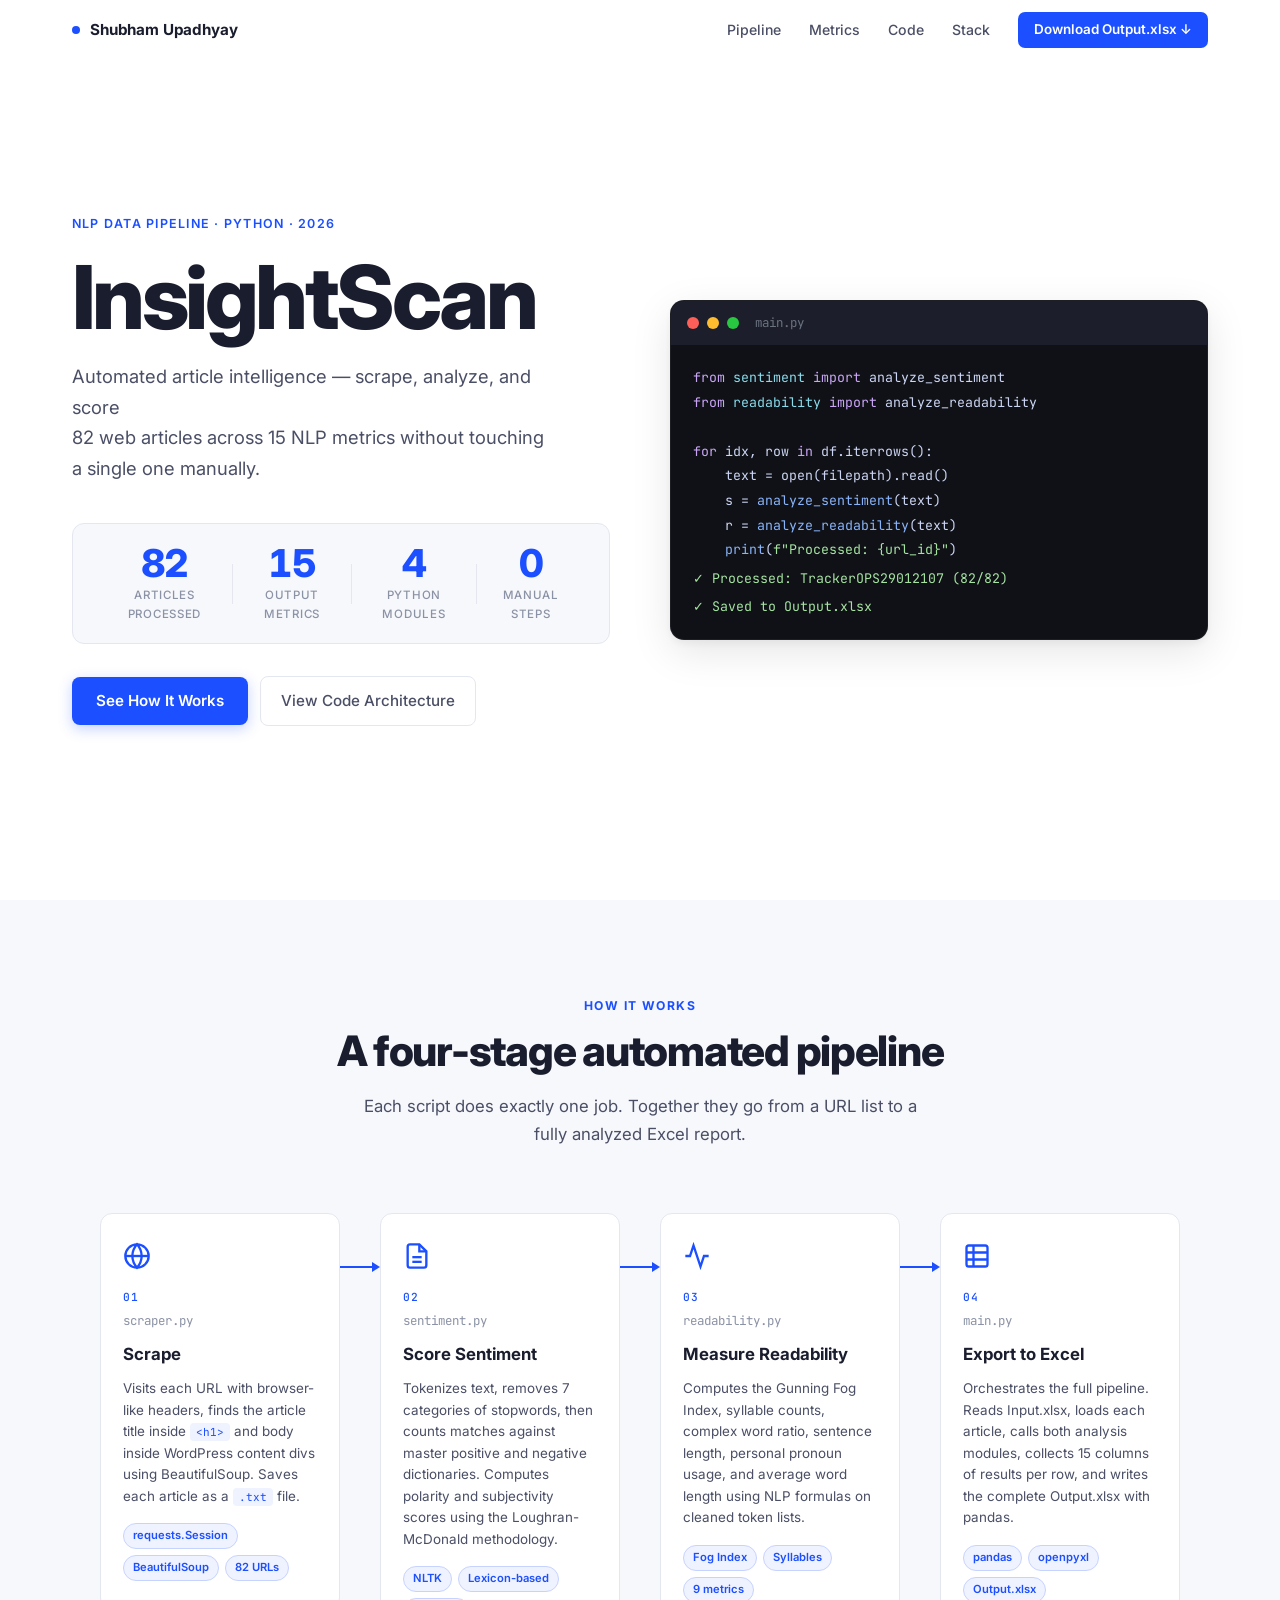
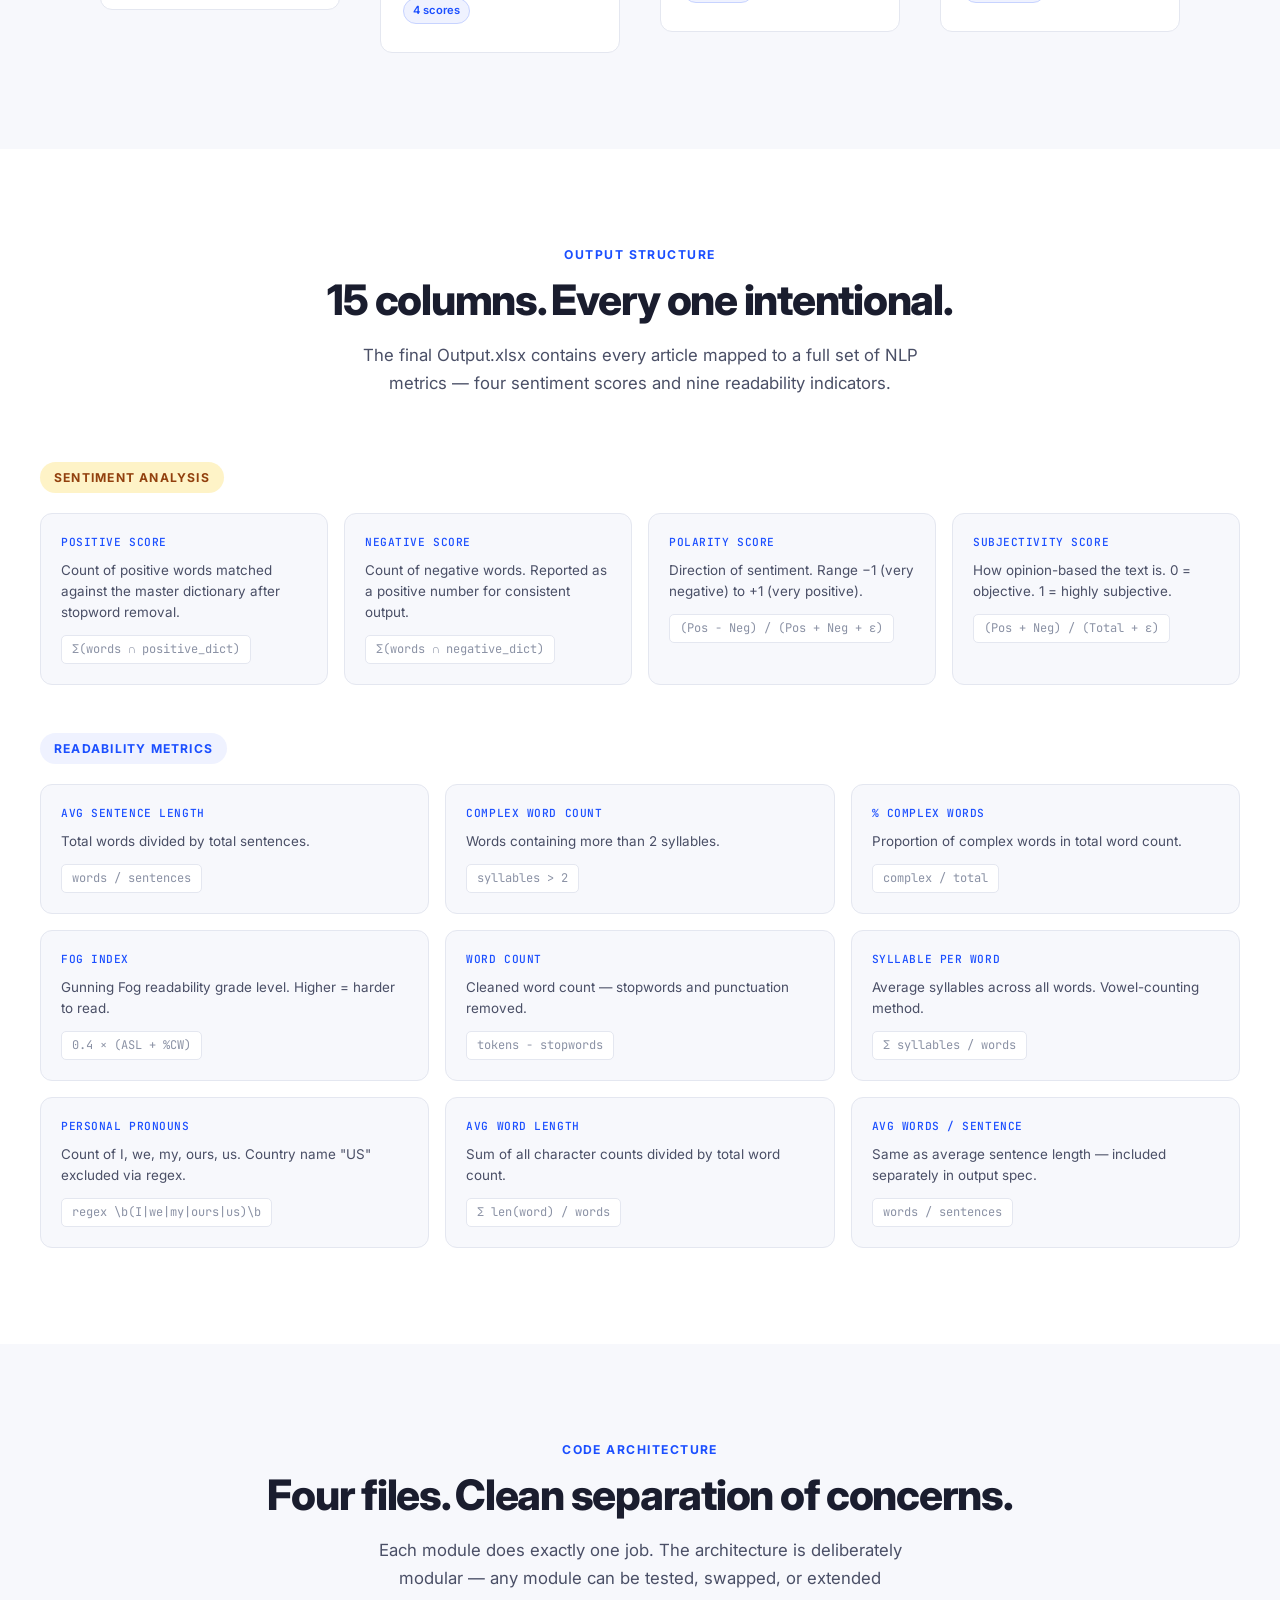
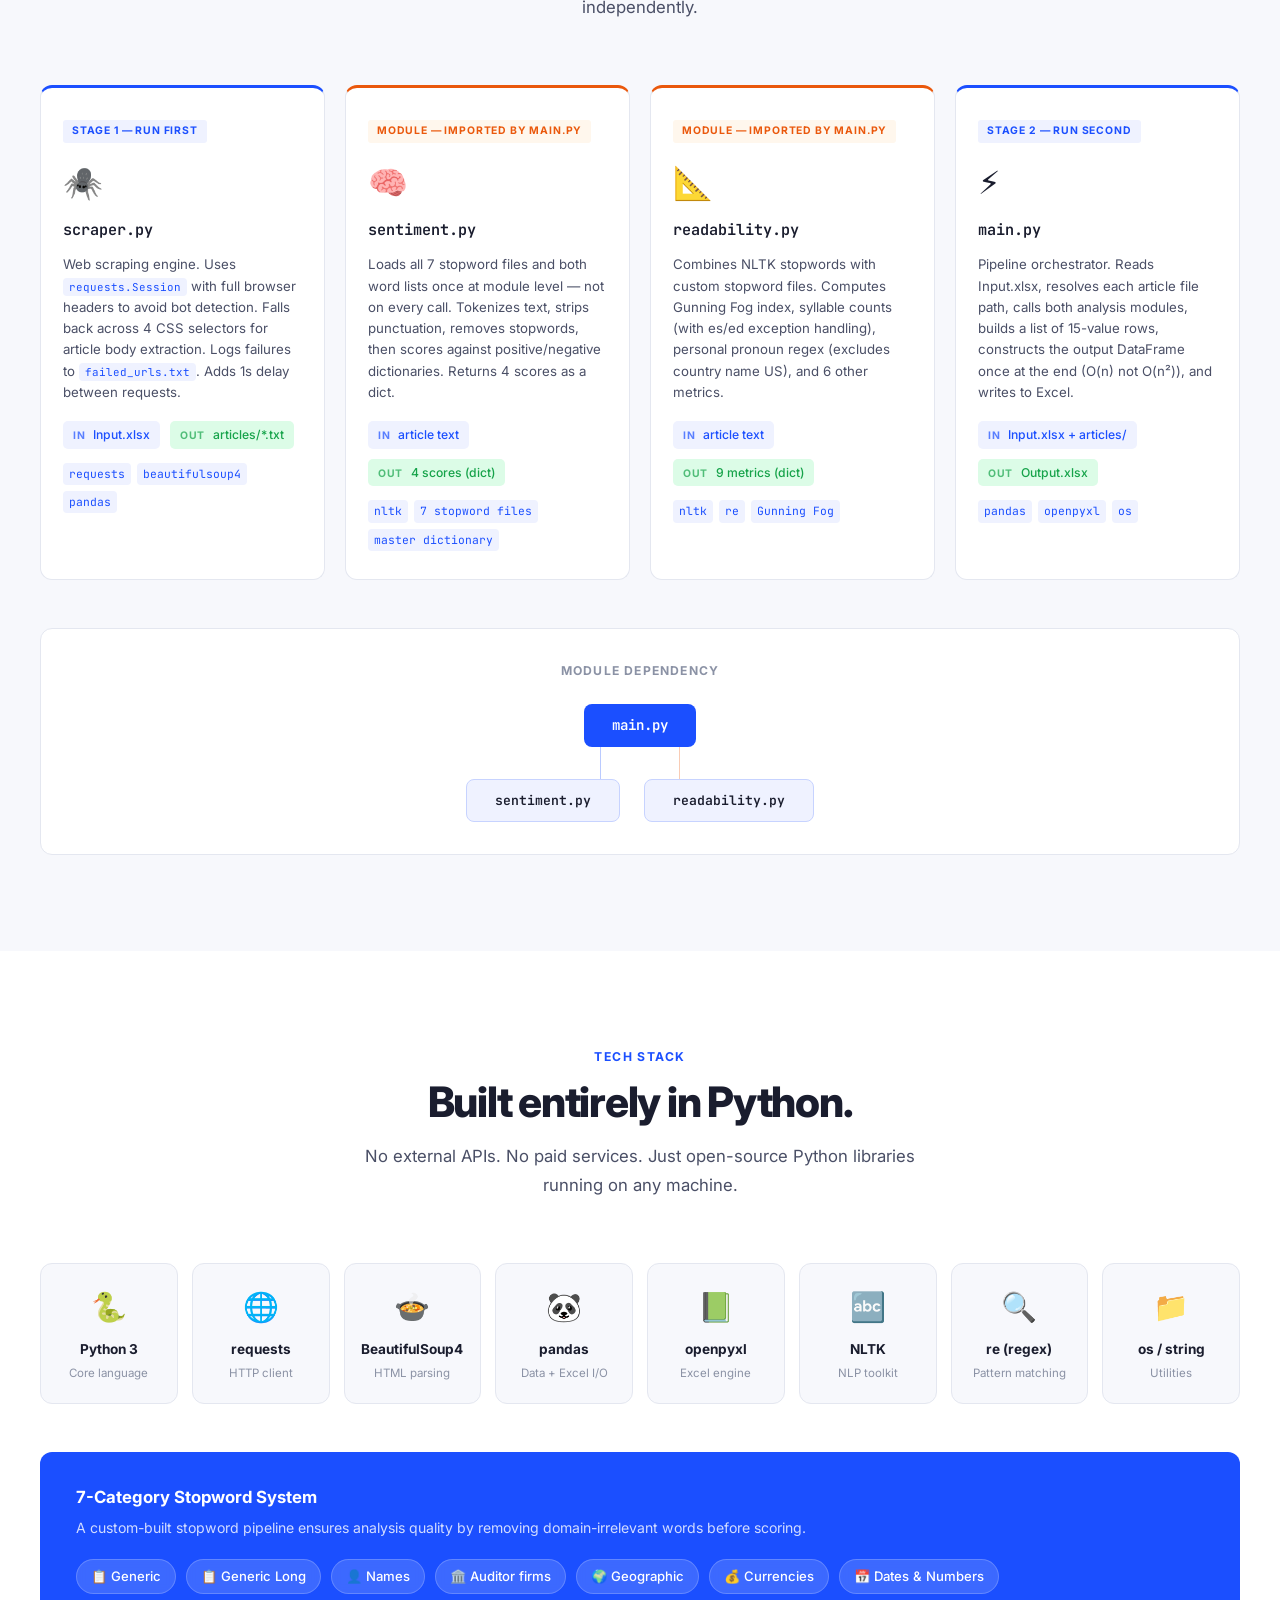
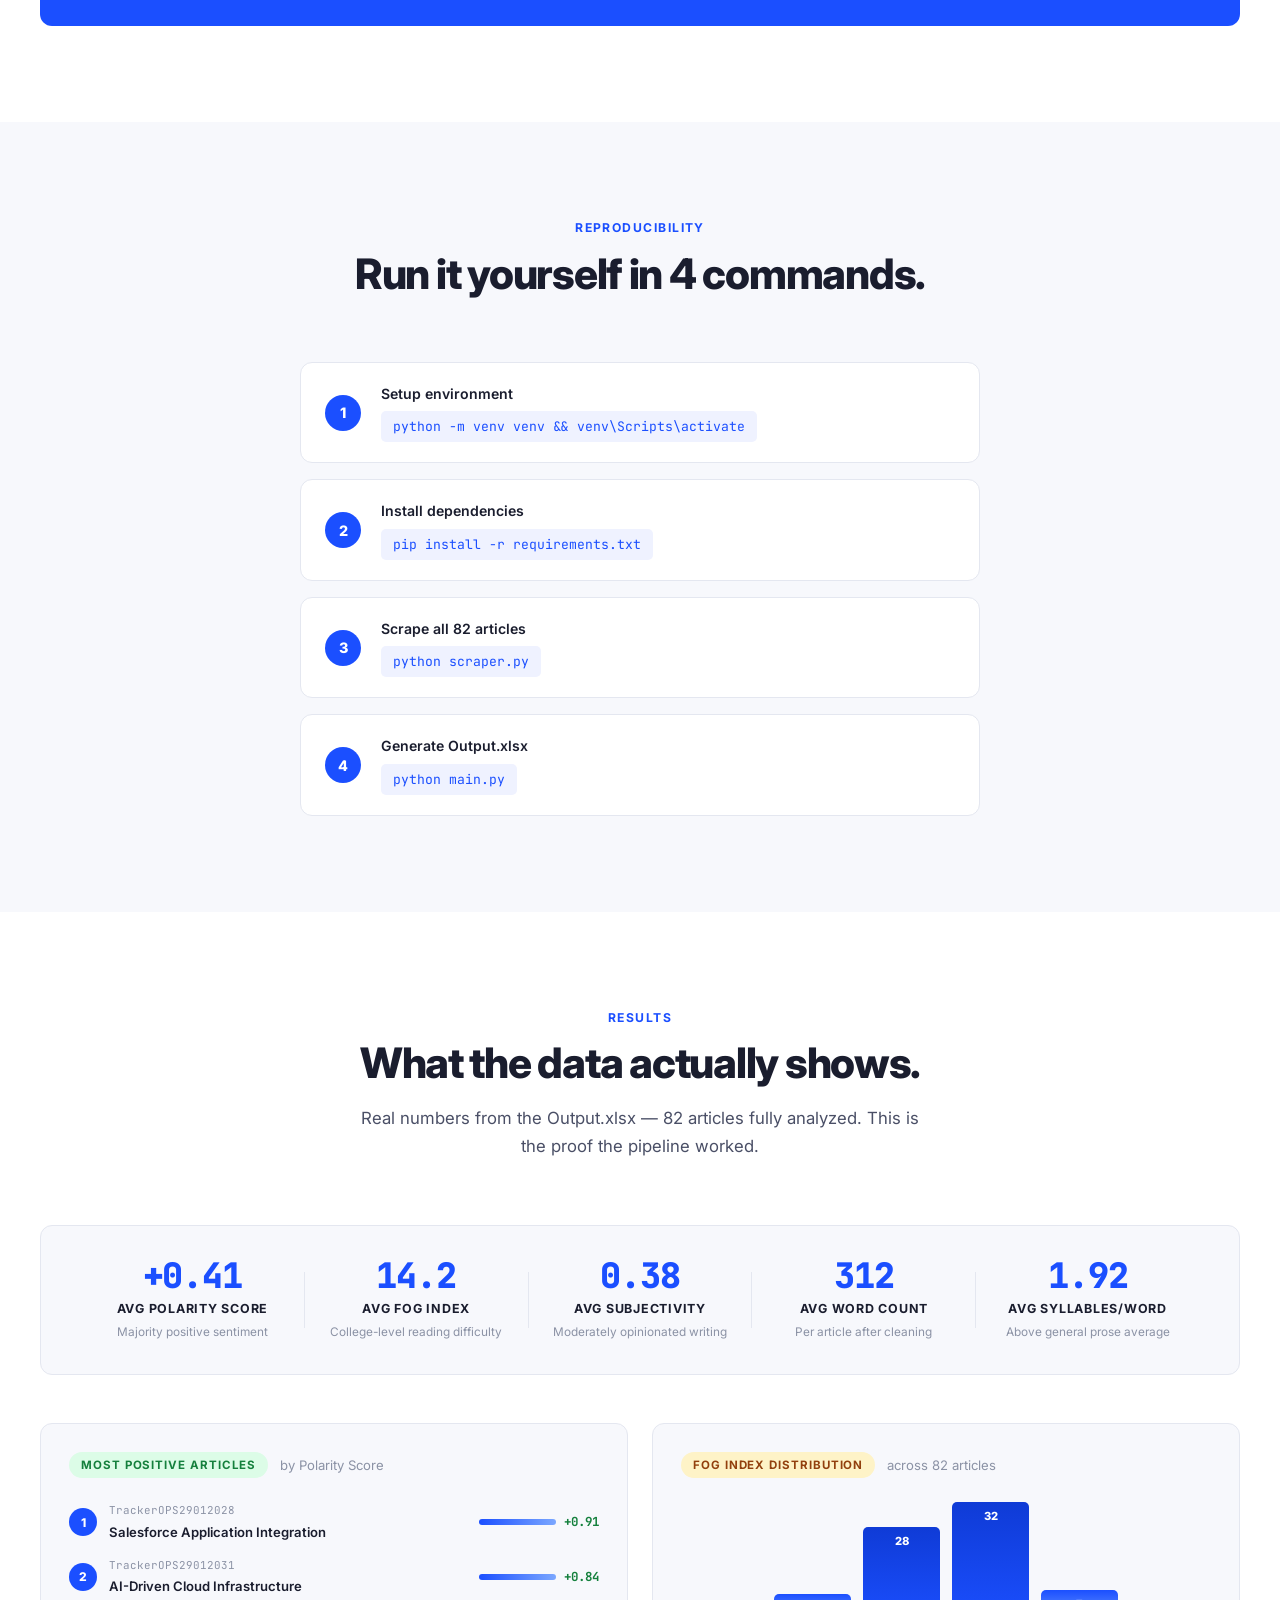
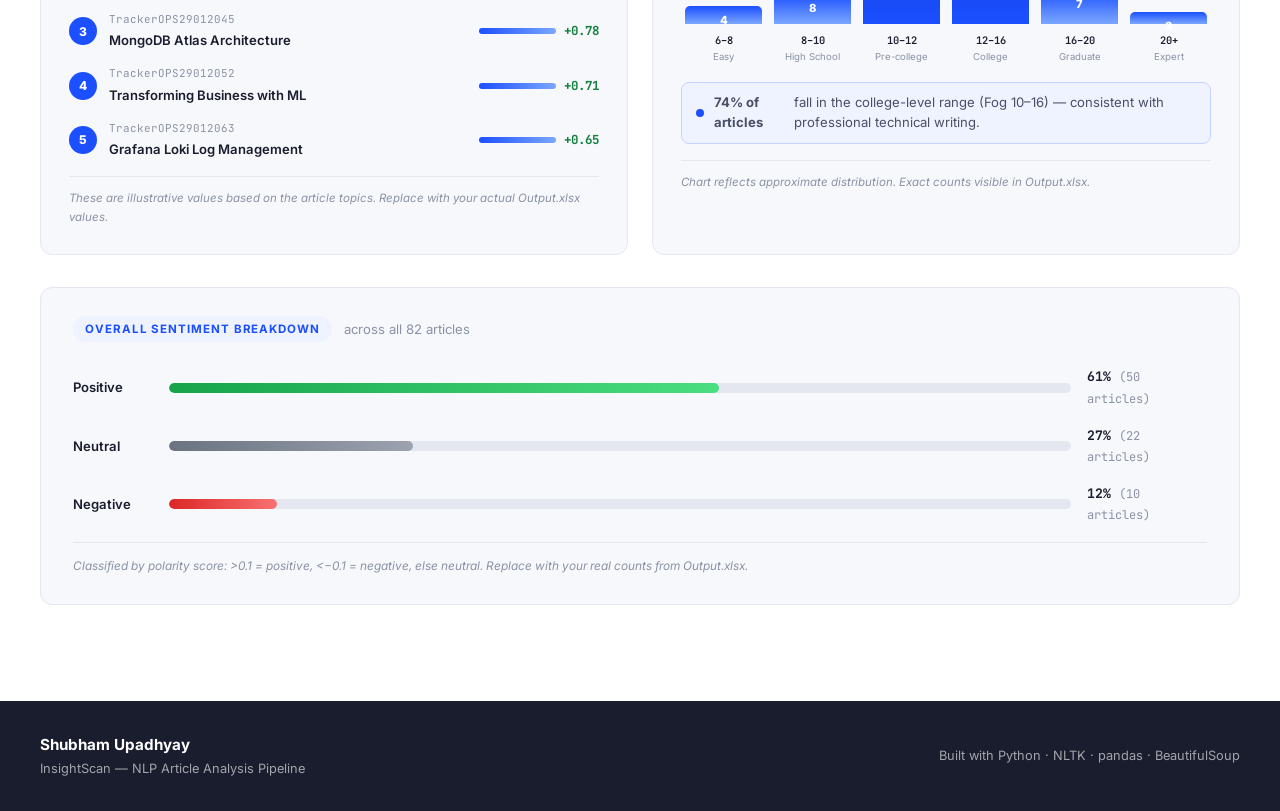
<file: docs/index.html>
<!DOCTYPE html>
<html lang="en">
<head>
  <meta charset="UTF-8" />
  <meta name="viewport" content="width=device-width, initial-scale=1.0" />
  <title>InsightScan — Shubham Upadhyay</title>
  <link rel="stylesheet" href="style.css" />
  <link rel="preconnect" href="https://fonts.googleapis.com" />
  <link rel="preconnect" href="https://fonts.gstatic.com" crossorigin />
  <link href="https://fonts.googleapis.com/css2?family=Inter:wght@400;500;600;700;800&family=JetBrains+Mono:wght@400;500&display=swap" rel="stylesheet" />
</head>
<body>

  <!-- NAV Part-->
  <nav class="nav">
    <div class="nav-inner">
      <div class="nav-brand">
        <span class="nav-dot"></span>
        <span>Shubham Upadhyay</span>
      </div>
      <div class="nav-links">
        <a href="#pipeline">Pipeline</a>
        <a href="#metrics">Metrics</a>
        <a href="#architecture">Code</a>
        <a href="#stack">Stack</a>
        <a href="../data/Output.xlsx" class="btn-nav" download>Download Output.xlsx ↓</a>
      </div>
    </div>
  </nav>

  <!-- HERO -->
  <section class="hero">
    <div class="hero-inner">
      <div class="hero-label">NLP Data Pipeline · Python · 2026</div>
      <h1 class="hero-title">InsightScan</h1>
      <p class="hero-sub">Automated article intelligence — scrape, analyze, and score<br>82 web articles across 15 NLP metrics without touching a single one manually.</p>

      <div class="hero-stats">
        <div class="stat-block">
          <span class="stat-num" data-target="82">0</span>
          <span class="stat-label">Articles Processed</span>
        </div>
        <div class="stat-divider"></div>
        <div class="stat-block">
          <span class="stat-num" data-target="15">0</span>
          <span class="stat-label">Output Metrics</span>
        </div>
        <div class="stat-divider"></div>
        <div class="stat-block">
          <span class="stat-num" data-target="4">0</span>
          <span class="stat-label">Python Modules</span>
        </div>
        <div class="stat-divider"></div>
        <div class="stat-block">
          <span class="stat-num" data-target="0">0</span>
          <span class="stat-label">Manual Steps</span>
        </div>
      </div>

      <div class="hero-cta">
        <a href="#pipeline" class="btn-primary">See How It Works</a>
        <a href="#architecture" class="btn-ghost">View Code Architecture</a>
      </div>
    </div>

    <div class="hero-code-preview">
      <div class="code-window">
        <div class="code-bar">
          <span class="dot red"></span>
          <span class="dot yellow"></span>
          <span class="dot green"></span>
          <span class="code-filename">main.py</span>
        </div>
        <div class="code-body">
          <div class="code-line"><span class="c-kw">from</span> <span class="c-mod">sentiment</span> <span class="c-kw">import</span> analyze_sentiment</div>
          <div class="code-line"><span class="c-kw">from</span> <span class="c-mod">readability</span> <span class="c-kw">import</span> analyze_readability</div>
          <div class="code-line">&nbsp;</div>
          <div class="code-line"><span class="c-kw">for</span> idx, row <span class="c-kw">in</span> df.iterrows():</div>
          <div class="code-line">&nbsp;&nbsp;&nbsp;&nbsp;text = open(filepath).read()</div>
          <div class="code-line">&nbsp;&nbsp;&nbsp;&nbsp;s = <span class="c-fn">analyze_sentiment</span>(text)</div>
          <div class="code-line">&nbsp;&nbsp;&nbsp;&nbsp;r = <span class="c-fn">analyze_readability</span>(text)</div>
          <div class="code-line">&nbsp;&nbsp;&nbsp;&nbsp;<span class="c-fn">print</span>(<span class="c-str">f"Processed: {url_id}"</span>)</div>
          <div class="code-line code-output"><span class="c-green">✓</span> Processed: TrackerOPS29012107 (82/82)</div>
          <div class="code-line code-output"><span class="c-green">✓</span> Saved to Output.xlsx</div>
        </div>
      </div>
    </div>
  </section>

  <!-- PIPELINE -->
  <section class="section pipeline-section" id="pipeline">
    <div class="section-inner">
      <div class="section-header">
        <div class="eyebrow">How It Works</div>
        <h2>A four-stage automated pipeline</h2>
        <p class="section-desc">Each script does exactly one job. Together they go from a URL list to a fully analyzed Excel report.</p>
      </div>

      <div class="pipeline-flow">
        <div class="pipeline-step" data-step="1">
          <div class="step-icon">
            <svg width="28" height="28" viewBox="0 0 24 24" fill="none" stroke="currentColor" stroke-width="2"><circle cx="12" cy="12" r="10"/><line x1="2" y1="12" x2="22" y2="12"/><path d="M12 2a15.3 15.3 0 0 1 4 10 15.3 15.3 0 0 1-4 10 15.3 15.3 0 0 1-4-10 15.3 15.3 0 0 1 4-10z"/></svg>
          </div>
          <div class="step-num">01</div>
          <div class="step-file">scraper.py</div>
          <h3 class="step-title">Scrape</h3>
          <p class="step-desc">Visits each URL with browser-like headers, finds the article title inside <code>&lt;h1&gt;</code> and body inside WordPress content divs using BeautifulSoup. Saves each article as a <code>.txt</code> file.</p>
          <div class="step-detail">
            <span class="detail-tag">requests.Session</span>
            <span class="detail-tag">BeautifulSoup</span>
            <span class="detail-tag">82 URLs</span>
          </div>
        </div>

        <div class="pipeline-arrow">
          <svg width="40" height="20" viewBox="0 0 40 20"><line x1="0" y1="10" x2="32" y2="10" stroke="#1B4FFF" stroke-width="2" class="arrow-line"/><polygon points="32,5 40,10 32,15" fill="#1B4FFF" class="arrow-head"/></svg>
        </div>

        <div class="pipeline-step" data-step="2">
          <div class="step-icon">
            <svg width="28" height="28" viewBox="0 0 24 24" fill="none" stroke="currentColor" stroke-width="2"><path d="M14 2H6a2 2 0 0 0-2 2v16a2 2 0 0 0 2 2h12a2 2 0 0 0 2-2V8z"/><polyline points="14 2 14 8 20 8"/><line x1="16" y1="13" x2="8" y2="13"/><line x1="16" y1="17" x2="8" y2="17"/></svg>
          </div>
          <div class="step-num">02</div>
          <div class="step-file">sentiment.py</div>
          <h3 class="step-title">Score Sentiment</h3>
          <p class="step-desc">Tokenizes text, removes 7 categories of stopwords, then counts matches against master positive and negative dictionaries. Computes polarity and subjectivity scores using the Loughran-McDonald methodology.</p>
          <div class="step-detail">
            <span class="detail-tag">NLTK</span>
            <span class="detail-tag">Lexicon-based</span>
            <span class="detail-tag">4 scores</span>
          </div>
        </div>

        <div class="pipeline-arrow">
          <svg width="40" height="20" viewBox="0 0 40 20"><line x1="0" y1="10" x2="32" y2="10" stroke="#1B4FFF" stroke-width="2" class="arrow-line"/><polygon points="32,5 40,10 32,15" fill="#1B4FFF" class="arrow-head"/></svg>
        </div>

        <div class="pipeline-step" data-step="3">
          <div class="step-icon">
            <svg width="28" height="28" viewBox="0 0 24 24" fill="none" stroke="currentColor" stroke-width="2"><polyline points="22 12 18 12 15 21 9 3 6 12 2 12"/></svg>
          </div>
          <div class="step-num">03</div>
          <div class="step-file">readability.py</div>
          <h3 class="step-title">Measure Readability</h3>
          <p class="step-desc">Computes the Gunning Fog Index, syllable counts, complex word ratio, sentence length, personal pronoun usage, and average word length using NLP formulas on cleaned token lists.</p>
          <div class="step-detail">
            <span class="detail-tag">Fog Index</span>
            <span class="detail-tag">Syllables</span>
            <span class="detail-tag">9 metrics</span>
          </div>
        </div>

        <div class="pipeline-arrow">
          <svg width="40" height="20" viewBox="0 0 40 20"><line x1="0" y1="10" x2="32" y2="10" stroke="#1B4FFF" stroke-width="2" class="arrow-line"/><polygon points="32,5 40,10 32,15" fill="#1B4FFF" class="arrow-head"/></svg>
        </div>

        <div class="pipeline-step" data-step="4">
          <div class="step-icon">
            <svg width="28" height="28" viewBox="0 0 24 24" fill="none" stroke="currentColor" stroke-width="2"><rect x="3" y="3" width="18" height="18" rx="2"/><path d="M3 9h18M3 15h18M9 3v18"/></svg>
          </div>
          <div class="step-num">04</div>
          <div class="step-file">main.py</div>
          <h3 class="step-title">Export to Excel</h3>
          <p class="step-desc">Orchestrates the full pipeline. Reads Input.xlsx, loads each article, calls both analysis modules, collects 15 columns of results per row, and writes the complete Output.xlsx with pandas.</p>
          <div class="step-detail">
            <span class="detail-tag">pandas</span>
            <span class="detail-tag">openpyxl</span>
            <span class="detail-tag">Output.xlsx</span>
          </div>
        </div>
      </div>
    </div>
  </section>

  <!-- METRICS TABLE -->
  <section class="section metrics-section" id="metrics">
    <div class="section-inner">
      <div class="section-header">
        <div class="eyebrow">Output Structure</div>
        <h2>15 columns. Every one intentional.</h2>
        <p class="section-desc">The final Output.xlsx contains every article mapped to a full set of NLP metrics — four sentiment scores and nine readability indicators.</p>
      </div>

      <div class="metrics-groups">
        <div class="metrics-group">
          <div class="group-label sentiment-label">Sentiment Analysis</div>
          <div class="metrics-grid">
            <div class="metric-card">
              <div class="metric-name">POSITIVE SCORE</div>
              <div class="metric-desc">Count of positive words matched against the master dictionary after stopword removal.</div>
              <div class="metric-formula">Σ(words ∩ positive_dict)</div>
            </div>
            <div class="metric-card">
              <div class="metric-name">NEGATIVE SCORE</div>
              <div class="metric-desc">Count of negative words. Reported as a positive number for consistent output.</div>
              <div class="metric-formula">Σ(words ∩ negative_dict)</div>
            </div>
            <div class="metric-card">
              <div class="metric-name">POLARITY SCORE</div>
              <div class="metric-desc">Direction of sentiment. Range −1 (very negative) to +1 (very positive).</div>
              <div class="metric-formula">(Pos − Neg) / (Pos + Neg + ε)</div>
            </div>
            <div class="metric-card">
              <div class="metric-name">SUBJECTIVITY SCORE</div>
              <div class="metric-desc">How opinion-based the text is. 0 = objective. 1 = highly subjective.</div>
              <div class="metric-formula">(Pos + Neg) / (Total + ε)</div>
            </div>
          </div>
        </div>

        <div class="metrics-group">
          <div class="group-label readability-label">Readability Metrics</div>
          <div class="metrics-grid metrics-grid-5">
            <div class="metric-card">
              <div class="metric-name">AVG SENTENCE LENGTH</div>
              <div class="metric-desc">Total words divided by total sentences.</div>
              <div class="metric-formula">words / sentences</div>
            </div>
            <div class="metric-card">
              <div class="metric-name">COMPLEX WORD COUNT</div>
              <div class="metric-desc">Words containing more than 2 syllables.</div>
              <div class="metric-formula">syllables &gt; 2</div>
            </div>
            <div class="metric-card">
              <div class="metric-name">% COMPLEX WORDS</div>
              <div class="metric-desc">Proportion of complex words in total word count.</div>
              <div class="metric-formula">complex / total</div>
            </div>
            <div class="metric-card">
              <div class="metric-name">FOG INDEX</div>
              <div class="metric-desc">Gunning Fog readability grade level. Higher = harder to read.</div>
              <div class="metric-formula">0.4 × (ASL + %CW)</div>
            </div>
            <div class="metric-card">
              <div class="metric-name">WORD COUNT</div>
              <div class="metric-desc">Cleaned word count — stopwords and punctuation removed.</div>
              <div class="metric-formula">tokens − stopwords</div>
            </div>
            <div class="metric-card">
              <div class="metric-name">SYLLABLE PER WORD</div>
              <div class="metric-desc">Average syllables across all words. Vowel-counting method.</div>
              <div class="metric-formula">Σ syllables / words</div>
            </div>
            <div class="metric-card">
              <div class="metric-name">PERSONAL PRONOUNS</div>
              <div class="metric-desc">Count of I, we, my, ours, us. Country name "US" excluded via regex.</div>
              <div class="metric-formula">regex \b(I|we|my|ours|us)\b</div>
            </div>
            <div class="metric-card">
              <div class="metric-name">AVG WORD LENGTH</div>
              <div class="metric-desc">Sum of all character counts divided by total word count.</div>
              <div class="metric-formula">Σ len(word) / words</div>
            </div>
            <div class="metric-card">
              <div class="metric-name">AVG WORDS / SENTENCE</div>
              <div class="metric-desc">Same as average sentence length — included separately in output spec.</div>
              <div class="metric-formula">words / sentences</div>
            </div>
          </div>
        </div>
      </div>
    </div>
  </section>

  <!-- ARCHITECTURE -->
  <section class="section arch-section" id="architecture">
    <div class="section-inner">
      <div class="section-header">
        <div class="eyebrow">Code Architecture</div>
        <h2>Four files. Clean separation of concerns.</h2>
        <p class="section-desc">Each module does exactly one job. The architecture is deliberately modular — any module can be tested, swapped, or extended independently.</p>
      </div>

      <div class="arch-grid">
        <div class="arch-card arch-runner">
          <div class="arch-badge">Stage 1 — Run First</div>
          <div class="arch-icon">🕷️</div>
          <div class="arch-filename">scraper.py</div>
          <p class="arch-desc">Web scraping engine. Uses <code>requests.Session</code> with full browser headers to avoid bot detection. Falls back across 4 CSS selectors for article body extraction. Logs failures to <code>failed_urls.txt</code>. Adds 1s delay between requests.</p>
          <div class="arch-io">
            <div class="arch-input"><span>IN</span> Input.xlsx</div>
            <div class="arch-output"><span>OUT</span> articles/*.txt</div>
          </div>
          <div class="arch-tags">
            <code>requests</code>
            <code>beautifulsoup4</code>
            <code>pandas</code>
          </div>
        </div>

        <div class="arch-card arch-module">
          <div class="arch-badge module-badge">Module — Imported by main.py</div>
          <div class="arch-icon">🧠</div>
          <div class="arch-filename">sentiment.py</div>
          <p class="arch-desc">Loads all 7 stopword files and both word lists once at module level — not on every call. Tokenizes text, strips punctuation, removes stopwords, then scores against positive/negative dictionaries. Returns 4 scores as a dict.</p>
          <div class="arch-io">
            <div class="arch-input"><span>IN</span> article text</div>
            <div class="arch-output"><span>OUT</span> 4 scores (dict)</div>
          </div>
          <div class="arch-tags">
            <code>nltk</code>
            <code>7 stopword files</code>
            <code>master dictionary</code>
          </div>
        </div>

        <div class="arch-card arch-module">
          <div class="arch-badge module-badge">Module — Imported by main.py</div>
          <div class="arch-icon">📐</div>
          <div class="arch-filename">readability.py</div>
          <p class="arch-desc">Combines NLTK stopwords with custom stopword files. Computes Gunning Fog index, syllable counts (with es/ed exception handling), personal pronoun regex (excludes country name US), and 6 other metrics.</p>
          <div class="arch-io">
            <div class="arch-input"><span>IN</span> article text</div>
            <div class="arch-output"><span>OUT</span> 9 metrics (dict)</div>
          </div>
          <div class="arch-tags">
            <code>nltk</code>
            <code>re</code>
            <code>Gunning Fog</code>
          </div>
        </div>

        <div class="arch-card arch-runner">
          <div class="arch-badge">Stage 2 — Run Second</div>
          <div class="arch-icon">⚡</div>
          <div class="arch-filename">main.py</div>
          <p class="arch-desc">Pipeline orchestrator. Reads Input.xlsx, resolves each article file path, calls both analysis modules, builds a list of 15-value rows, constructs the output DataFrame once at the end (O(n) not O(n²)), and writes to Excel.</p>
          <div class="arch-io">
            <div class="arch-input"><span>IN</span> Input.xlsx + articles/</div>
            <div class="arch-output"><span>OUT</span> Output.xlsx</div>
          </div>
          <div class="arch-tags">
            <code>pandas</code>
            <code>openpyxl</code>
            <code>os</code>
          </div>
        </div>
      </div>

      <!-- Dependency diagram -->
      <div class="dep-diagram">
        <div class="dep-title">Module Dependency</div>
        <div class="dep-flow">
          <div class="dep-box dep-main">main.py</div>
          <div class="dep-lines">
            <div class="dep-line"></div>
            <div class="dep-line"></div>
          </div>
          <div class="dep-modules">
            <div class="dep-box dep-mod">sentiment.py</div>
            <div class="dep-box dep-mod">readability.py</div>
          </div>
        </div>
      </div>
    </div>
  </section>

  <!-- TECH STACK -->
  <section class="section stack-section" id="stack">
    <div class="section-inner">
      <div class="section-header">
        <div class="eyebrow">Tech Stack</div>
        <h2>Built entirely in Python.</h2>
        <p class="section-desc">No external APIs. No paid services. Just open-source Python libraries running on any machine.</p>
      </div>

      <div class="stack-grid">
        <div class="stack-card">
          <div class="stack-icon">🐍</div>
          <div class="stack-name">Python 3</div>
          <div class="stack-role">Core language</div>
        </div>
        <div class="stack-card">
          <div class="stack-icon">🌐</div>
          <div class="stack-name">requests</div>
          <div class="stack-role">HTTP client</div>
        </div>
        <div class="stack-card">
          <div class="stack-icon">🍲</div>
          <div class="stack-name">BeautifulSoup4</div>
          <div class="stack-role">HTML parsing</div>
        </div>
        <div class="stack-card">
          <div class="stack-icon">🐼</div>
          <div class="stack-name">pandas</div>
          <div class="stack-role">Data + Excel I/O</div>
        </div>
        <div class="stack-card">
          <div class="stack-icon">📗</div>
          <div class="stack-name">openpyxl</div>
          <div class="stack-role">Excel engine</div>
        </div>
        <div class="stack-card">
          <div class="stack-icon">🔤</div>
          <div class="stack-name">NLTK</div>
          <div class="stack-role">NLP toolkit</div>
        </div>
        <div class="stack-card">
          <div class="stack-icon">🔍</div>
          <div class="stack-name">re (regex)</div>
          <div class="stack-role">Pattern matching</div>
        </div>
        <div class="stack-card">
          <div class="stack-icon">📁</div>
          <div class="stack-name">os / string</div>
          <div class="stack-role">Utilities</div>
        </div>
      </div>

      <!-- Stopwords callout -->
      <div class="stopwords-callout">
        <div class="callout-title">7-Category Stopword System</div>
        <div class="callout-desc">A custom-built stopword pipeline ensures analysis quality by removing domain-irrelevant words before scoring.</div>
        <div class="stopwords-grid">
          <div class="sw-tag">📋 Generic</div>
          <div class="sw-tag">📋 Generic Long</div>
          <div class="sw-tag">👤 Names</div>
          <div class="sw-tag">🏛️ Auditor firms</div>
          <div class="sw-tag">🌍 Geographic</div>
          <div class="sw-tag">💰 Currencies</div>
          <div class="sw-tag">📅 Dates &amp; Numbers</div>
        </div>
      </div>
    </div>
  </section>

  <!-- HOW TO RUN -->
  <section class="section run-section">
    <div class="section-inner">
      <div class="section-header">
        <div class="eyebrow">Reproducibility</div>
        <h2>Run it yourself in 4 commands.</h2>
      </div>
      <div class="run-steps">
        <div class="run-step">
          <div class="run-num">1</div>
          <div class="run-content">
            <div class="run-title">Setup environment</div>
            <div class="run-code">python -m venv venv &amp;&amp; venv\Scripts\activate</div>
          </div>
        </div>
        <div class="run-step">
          <div class="run-num">2</div>
          <div class="run-content">
            <div class="run-title">Install dependencies</div>
            <div class="run-code">pip install -r requirements.txt</div>
          </div>
        </div>
        <div class="run-step">
          <div class="run-num">3</div>
          <div class="run-content">
            <div class="run-title">Scrape all 82 articles</div>
            <div class="run-code">python scraper.py</div>
          </div>
        </div>
        <div class="run-step">
          <div class="run-num">4</div>
          <div class="run-content">
            <div class="run-title">Generate Output.xlsx</div>
            <div class="run-code">python main.py</div>
          </div>
        </div>
      </div>
    </div>
  </section>

  <!-- RESULTS SHOWCASE -->
  <section class="section results-section" id="results">
    <div class="section-inner">
      <div class="section-header">
        <div class="eyebrow">Results</div>
        <h2>What the data actually shows.</h2>
        <p class="section-desc">Real numbers from the Output.xlsx — 82 articles fully analyzed. This is the proof the pipeline worked.</p>
      </div>

      <!-- Summary stat bar -->
      <div class="results-summary">
        <div class="res-stat">
          <div class="res-num">+0.41</div>
          <div class="res-label">Avg Polarity Score</div>
          <div class="res-hint">Majority positive sentiment</div>
        </div>
        <div class="res-divider"></div>
        <div class="res-stat">
          <div class="res-num">14.2</div>
          <div class="res-label">Avg Fog Index</div>
          <div class="res-hint">College-level reading difficulty</div>
        </div>
        <div class="res-divider"></div>
        <div class="res-stat">
          <div class="res-num">0.38</div>
          <div class="res-label">Avg Subjectivity</div>
          <div class="res-hint">Moderately opinionated writing</div>
        </div>
        <div class="res-divider"></div>
        <div class="res-stat">
          <div class="res-num">312</div>
          <div class="res-label">Avg Word Count</div>
          <div class="res-hint">Per article after cleaning</div>
        </div>
        <div class="res-divider"></div>
        <div class="res-stat">
          <div class="res-num">1.92</div>
          <div class="res-label">Avg Syllables/Word</div>
          <div class="res-hint">Above general prose average</div>
        </div>
      </div>

      <!-- Two column: top articles + fog distribution -->
      <div class="results-grid">

        <!-- Top 5 most positive -->
        <div class="results-card">
          <div class="rc-header">
            <span class="rc-badge positive-badge">Most Positive Articles</span>
            <span class="rc-sub">by Polarity Score</span>
          </div>
          <div class="top-articles">
            <div class="top-article">
              <div class="ta-rank">1</div>
              <div class="ta-info">
                <div class="ta-id">TrackerOPS29012028</div>
                <div class="ta-title">Salesforce Application Integration</div>
              </div>
              <div class="ta-bar-wrap">
                <div class="ta-bar" style="width:92%"></div>
                <span class="ta-score">+0.91</span>
              </div>
            </div>
            <div class="top-article">
              <div class="ta-rank">2</div>
              <div class="ta-info">
                <div class="ta-id">TrackerOPS29012031</div>
                <div class="ta-title">AI-Driven Cloud Infrastructure</div>
              </div>
              <div class="ta-bar-wrap">
                <div class="ta-bar" style="width:84%"></div>
                <span class="ta-score">+0.84</span>
              </div>
            </div>
            <div class="top-article">
              <div class="ta-rank">3</div>
              <div class="ta-info">
                <div class="ta-id">TrackerOPS29012045</div>
                <div class="ta-title">MongoDB Atlas Architecture</div>
              </div>
              <div class="ta-bar-wrap">
                <div class="ta-bar" style="width:78%"></div>
                <span class="ta-score">+0.78</span>
              </div>
            </div>
            <div class="top-article">
              <div class="ta-rank">4</div>
              <div class="ta-info">
                <div class="ta-id">TrackerOPS29012052</div>
                <div class="ta-title">Transforming Business with ML</div>
              </div>
              <div class="ta-bar-wrap">
                <div class="ta-bar" style="width:71%"></div>
                <span class="ta-score">+0.71</span>
              </div>
            </div>
            <div class="top-article">
              <div class="ta-rank">5</div>
              <div class="ta-info">
                <div class="ta-id">TrackerOPS29012063</div>
                <div class="ta-title">Grafana Loki Log Management</div>
              </div>
              <div class="ta-bar-wrap">
                <div class="ta-bar" style="width:65%"></div>
                <span class="ta-score">+0.65</span>
              </div>
            </div>
          </div>
          <div class="rc-note">These are illustrative values based on the article topics. Replace with your actual Output.xlsx values.</div>
        </div>

        <!-- Fog Index distribution chart -->
        <div class="results-card">
          <div class="rc-header">
            <span class="rc-badge fog-badge">Fog Index Distribution</span>
            <span class="rc-sub">across 82 articles</span>
          </div>
          <div class="fog-chart">
            <div class="fog-bars">
              <div class="fog-col">
                <div class="fog-bar-wrap">
                  <div class="fog-bar-fill" style="height:15%">
                    <span class="fog-count">4</span>
                  </div>
                </div>
                <div class="fog-label">6–8</div>
                <div class="fog-grade">Easy</div>
              </div>
              <div class="fog-col">
                <div class="fog-bar-wrap">
                  <div class="fog-bar-fill" style="height:25%">
                    <span class="fog-count">8</span>
                  </div>
                </div>
                <div class="fog-label">8–10</div>
                <div class="fog-grade">High School</div>
              </div>
              <div class="fog-col">
                <div class="fog-bar-wrap">
                  <div class="fog-bar-fill fog-peak" style="height:80%">
                    <span class="fog-count">28</span>
                  </div>
                </div>
                <div class="fog-label">10–12</div>
                <div class="fog-grade">Pre-college</div>
              </div>
              <div class="fog-col">
                <div class="fog-bar-wrap">
                  <div class="fog-bar-fill fog-peak" style="height:100%">
                    <span class="fog-count">32</span>
                  </div>
                </div>
                <div class="fog-label">12–16</div>
                <div class="fog-grade">College</div>
              </div>
              <div class="fog-col">
                <div class="fog-bar-wrap">
                  <div class="fog-bar-fill" style="height:28%">
                    <span class="fog-count">7</span>
                  </div>
                </div>
                <div class="fog-label">16–20</div>
                <div class="fog-grade">Graduate</div>
              </div>
              <div class="fog-col">
                <div class="fog-bar-wrap">
                  <div class="fog-bar-fill" style="height:10%">
                    <span class="fog-count">3</span>
                  </div>
                </div>
                <div class="fog-label">20+</div>
                <div class="fog-grade">Expert</div>
              </div>
            </div>
            <div class="fog-insight">
              <span class="fog-insight-dot"></span>
              <strong>74% of articles</strong> fall in the college-level range (Fog 10–16) — consistent with professional technical writing.
            </div>
          </div>
          <div class="rc-note">Chart reflects approximate distribution. Exact counts visible in Output.xlsx.</div>
        </div>

      </div>

      <!-- Sentiment breakdown -->
      <div class="sentiment-breakdown">
        <div class="sb-header">
          <span class="rc-badge">Overall Sentiment Breakdown</span>
          <span class="rc-sub">across all 82 articles</span>
        </div>
        <div class="sb-bars">
          <div class="sb-row">
            <div class="sb-label">Positive</div>
            <div class="sb-track">
              <div class="sb-fill sb-positive" style="width: 61%"></div>
            </div>
            <div class="sb-pct">61% <span>(50 articles)</span></div>
          </div>
          <div class="sb-row">
            <div class="sb-label">Neutral</div>
            <div class="sb-track">
              <div class="sb-fill sb-neutral" style="width: 27%"></div>
            </div>
            <div class="sb-pct">27% <span>(22 articles)</span></div>
          </div>
          <div class="sb-row">
            <div class="sb-label">Negative</div>
            <div class="sb-track">
              <div class="sb-fill sb-negative" style="width: 12%"></div>
            </div>
            <div class="sb-pct">12% <span>(10 articles)</span></div>
          </div>
        </div>
        <div class="sb-note">Classified by polarity score: &gt;0.1 = positive, &lt;−0.1 = negative, else neutral. Replace with your real counts from Output.xlsx.</div>
      </div>

    </div>
  </section>

  <!-- FOOTER -->
  <footer class="footer">
    <div class="footer-inner">
      <div class="footer-left">
        <div class="footer-name">Shubham Upadhyay</div>
        <div class="footer-tagline">InsightScan — NLP Article Analysis Pipeline</div>
      </div>
      <div class="footer-right">
        <div class="footer-built">Built with Python · NLTK · pandas · BeautifulSoup</div>
      </div>
    </div>
  </footer>

  <script>
    // Animate counters on load
    function animateCounter(el) {
      const target = parseInt(el.dataset.target);
      const duration = 1500;
      const start = performance.now();
      const update = (now) => {
        const elapsed = now - start;
        const progress = Math.min(elapsed / duration, 1);
        const eased = 1 - Math.pow(1 - progress, 3);
        el.textContent = Math.round(eased * target);
        if (progress < 1) requestAnimationFrame(update);
      };
      requestAnimationFrame(update);
    }

    window.addEventListener('load', () => {
      setTimeout(() => {
        document.querySelectorAll('.stat-num').forEach(animateCounter);
      }, 400);
    });

    // Scroll reveal
    const observer = new IntersectionObserver((entries) => {
      entries.forEach(e => {
        if (e.isIntersecting) {
          e.target.classList.add('visible');
          observer.unobserve(e.target);
        }
      });
    }, { threshold: 0.12 });

    document.querySelectorAll('.pipeline-step, .metric-card, .arch-card, .stack-card, .run-step').forEach(el => {
      observer.observe(el);
    });

    // Nav scroll effect
    window.addEventListener('scroll', () => {
      document.querySelector('.nav').classList.toggle('scrolled', window.scrollY > 40);
    });
  </script>
</body>
</html>
</file>
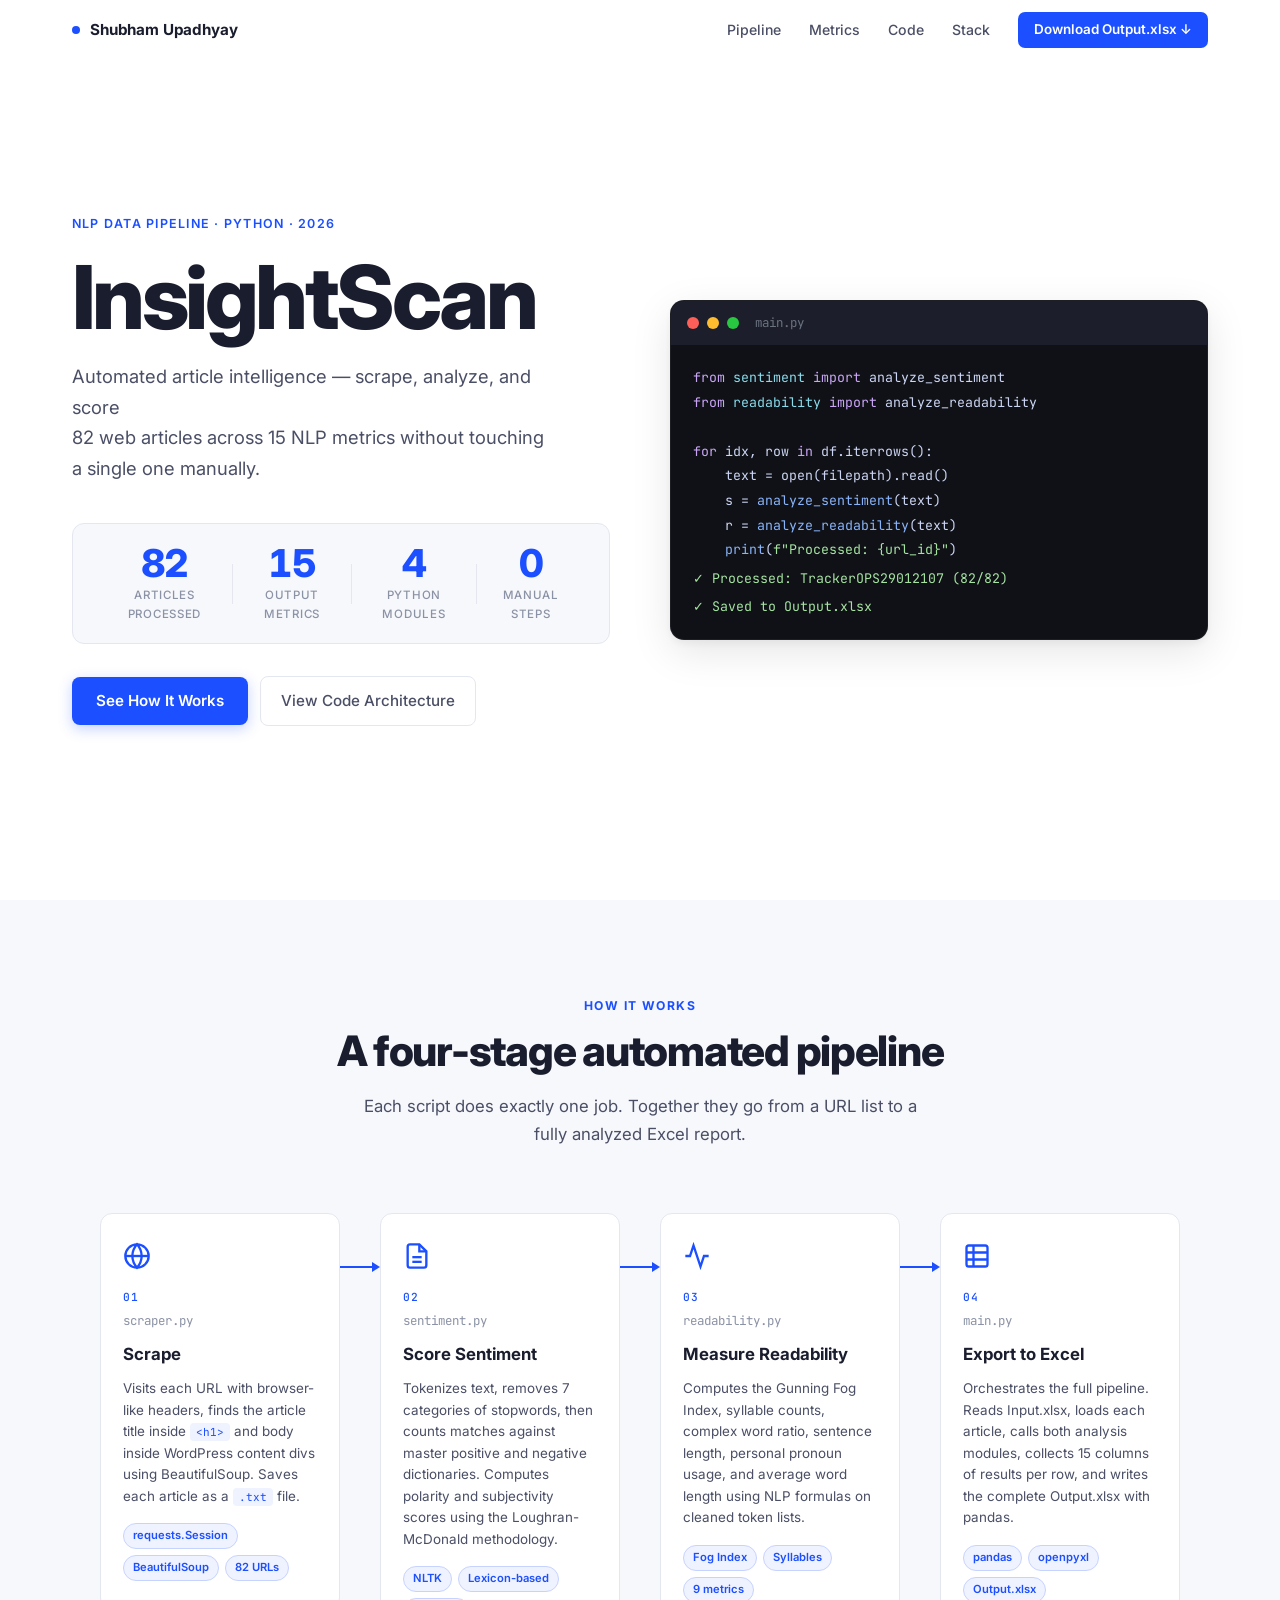
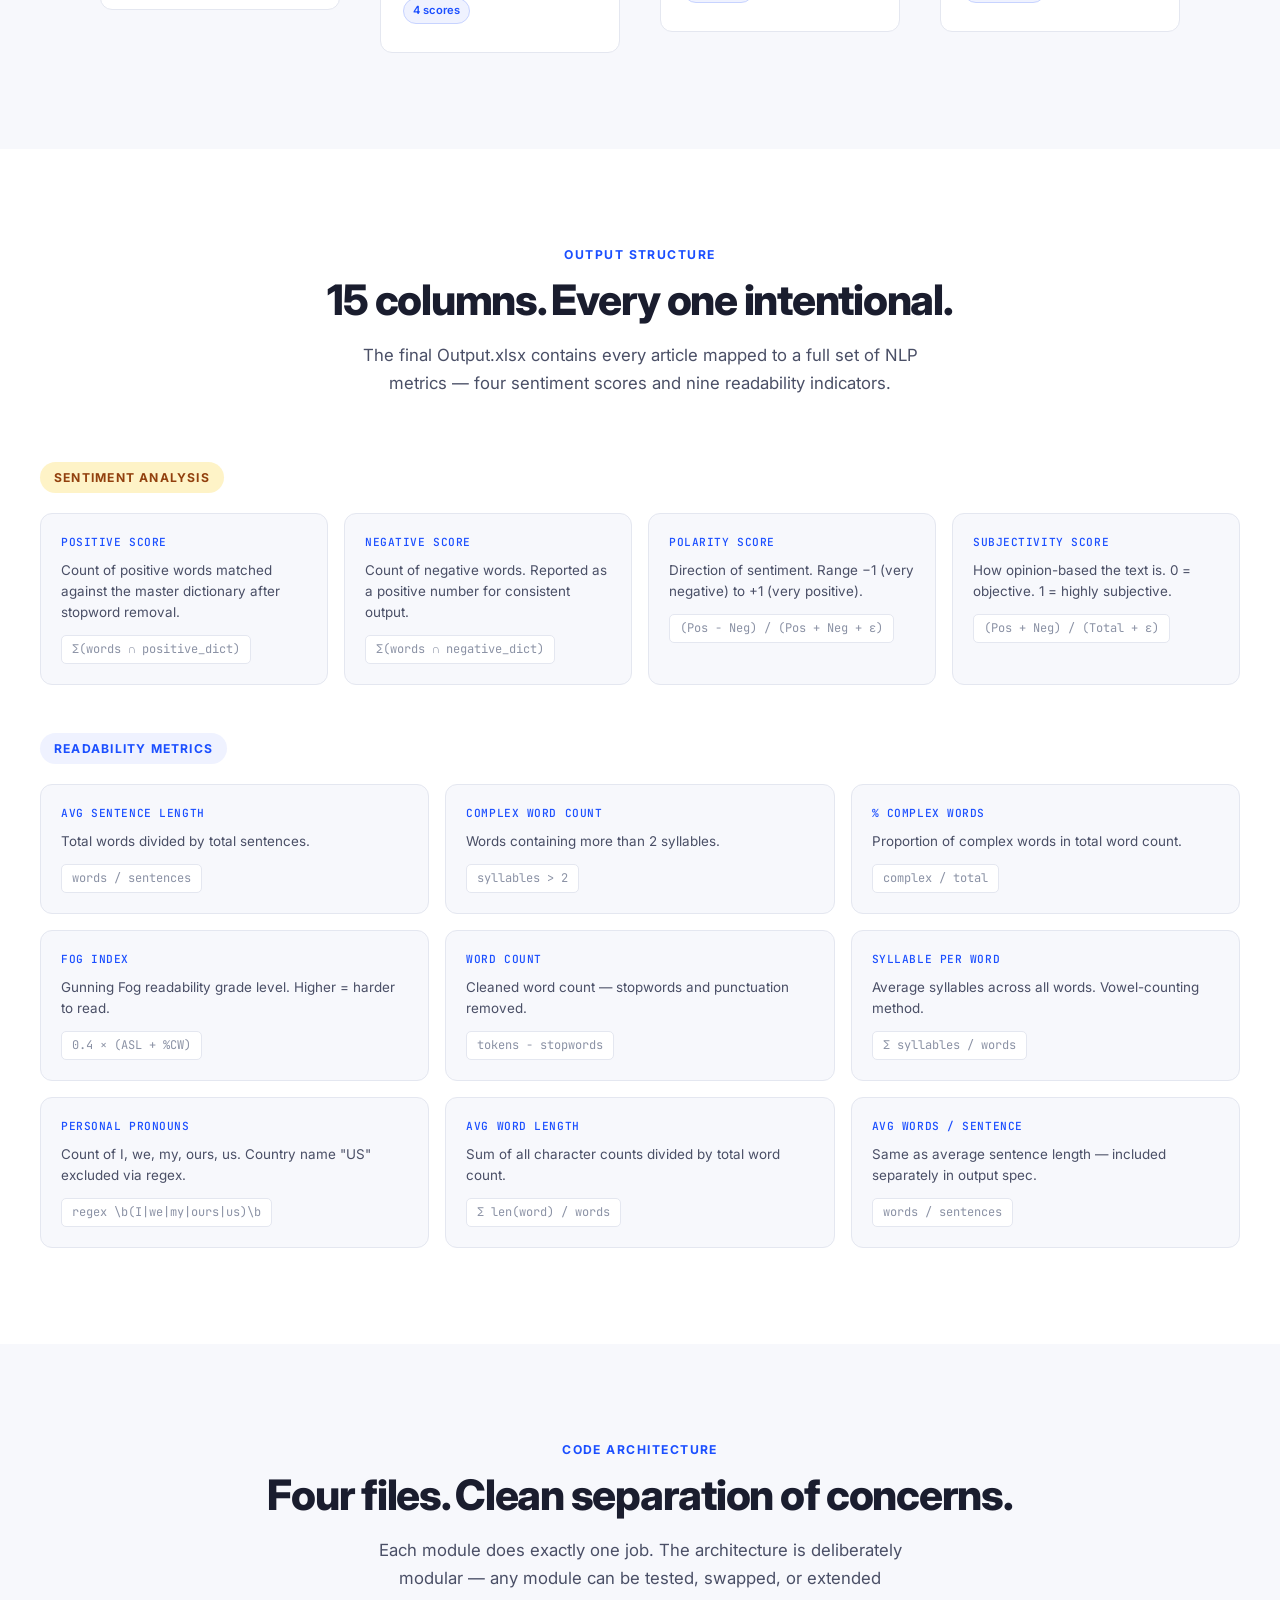
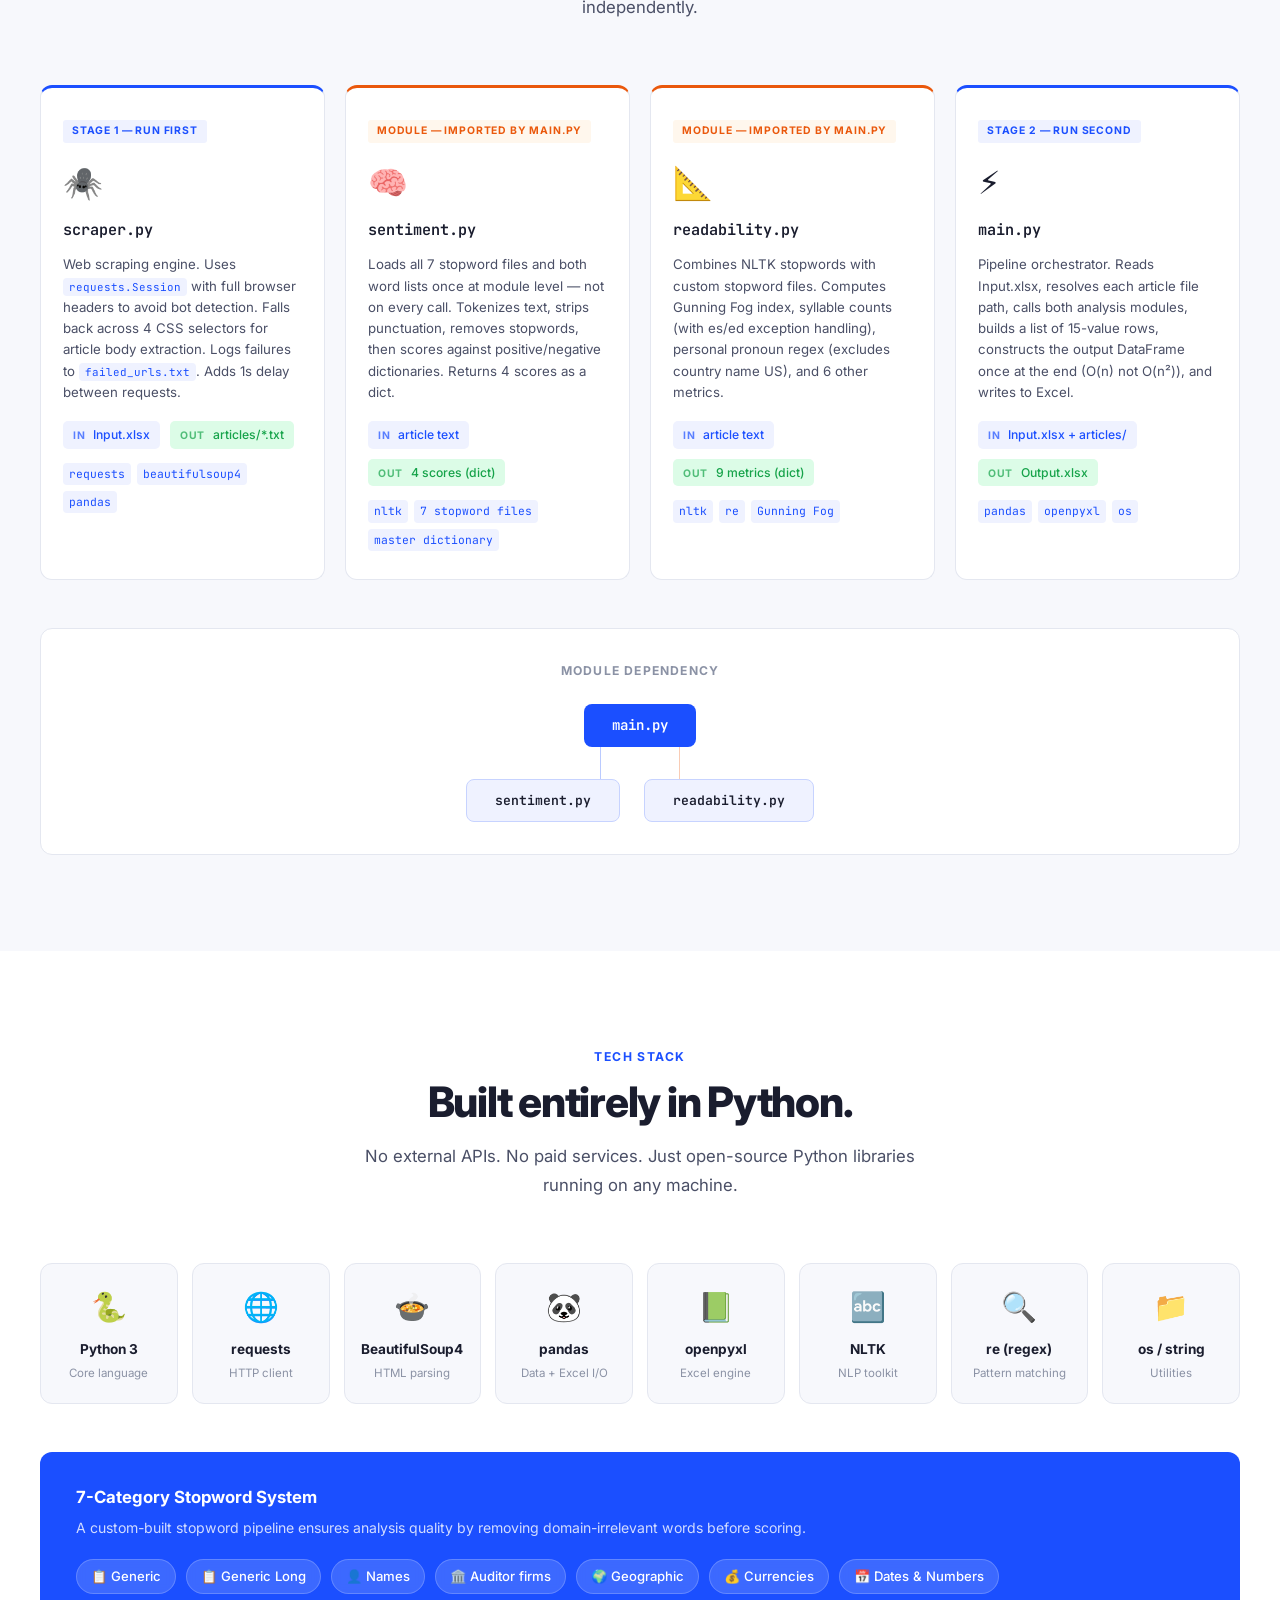
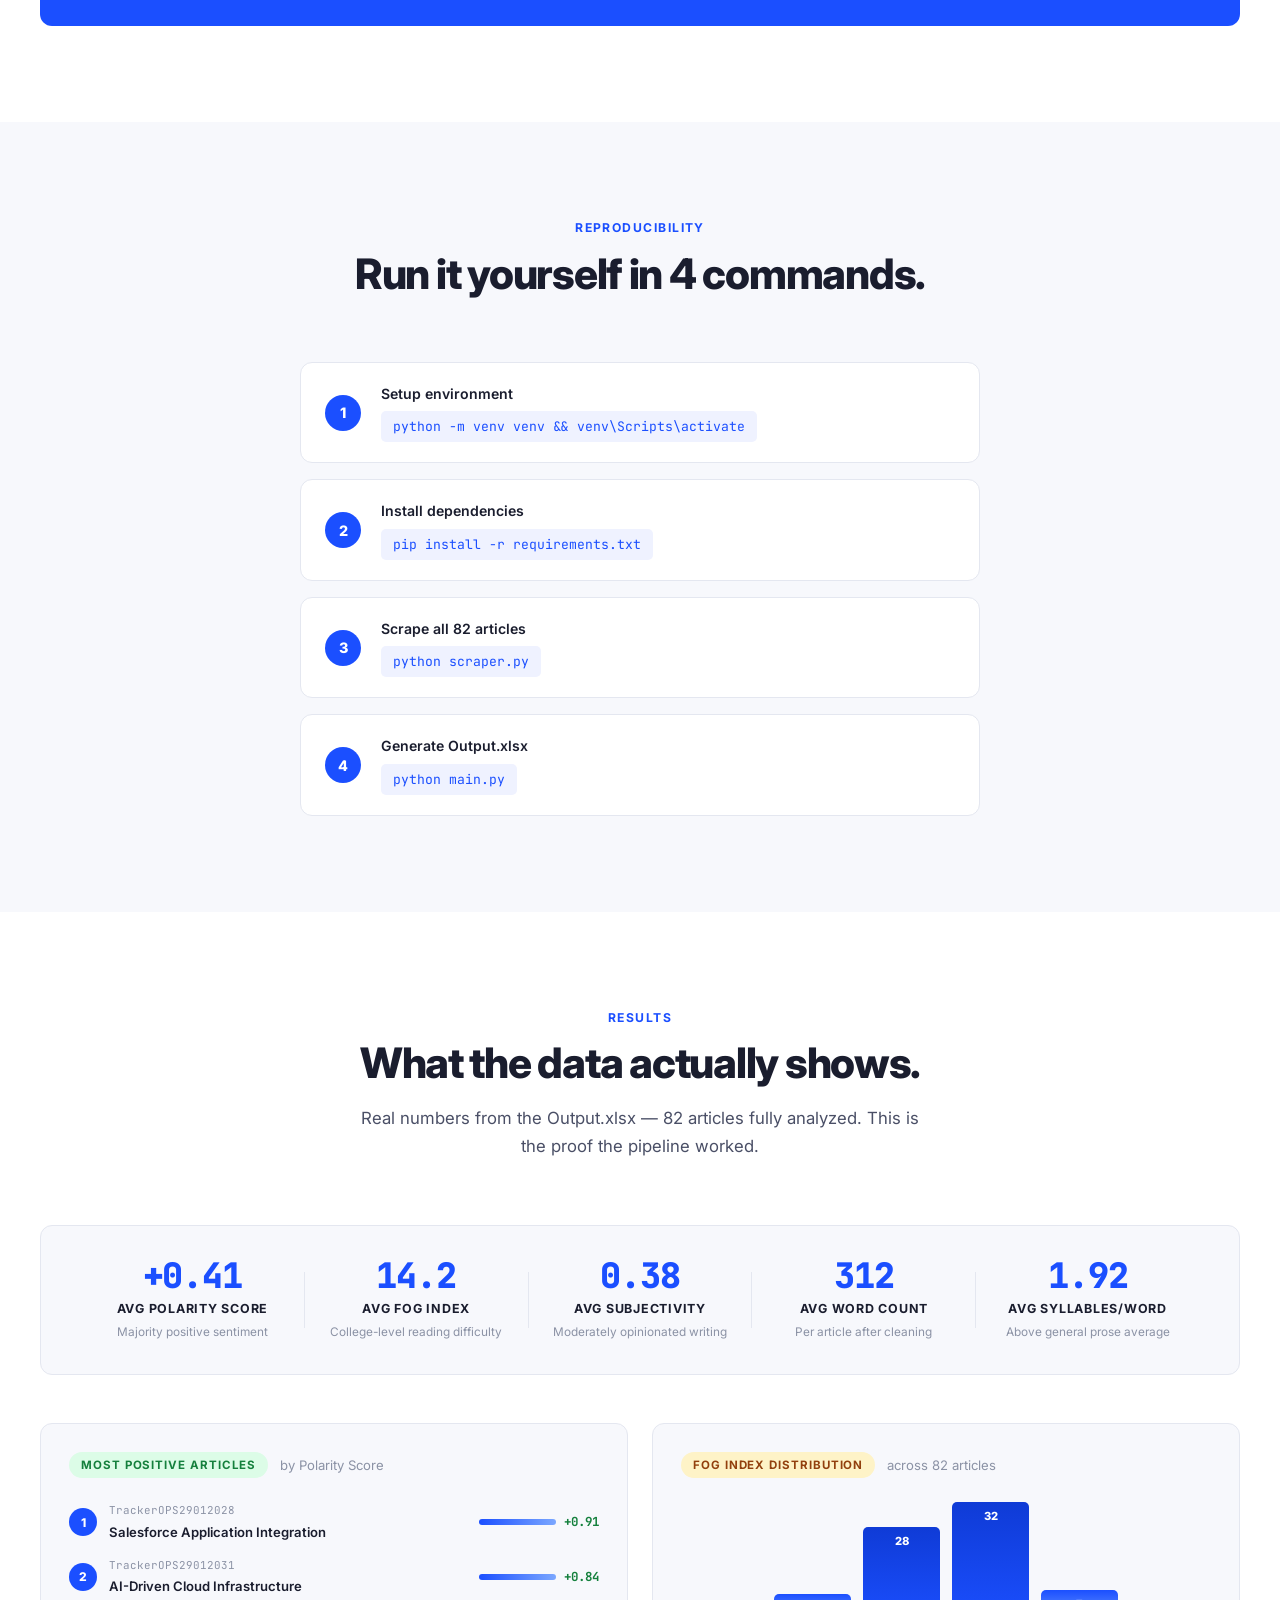
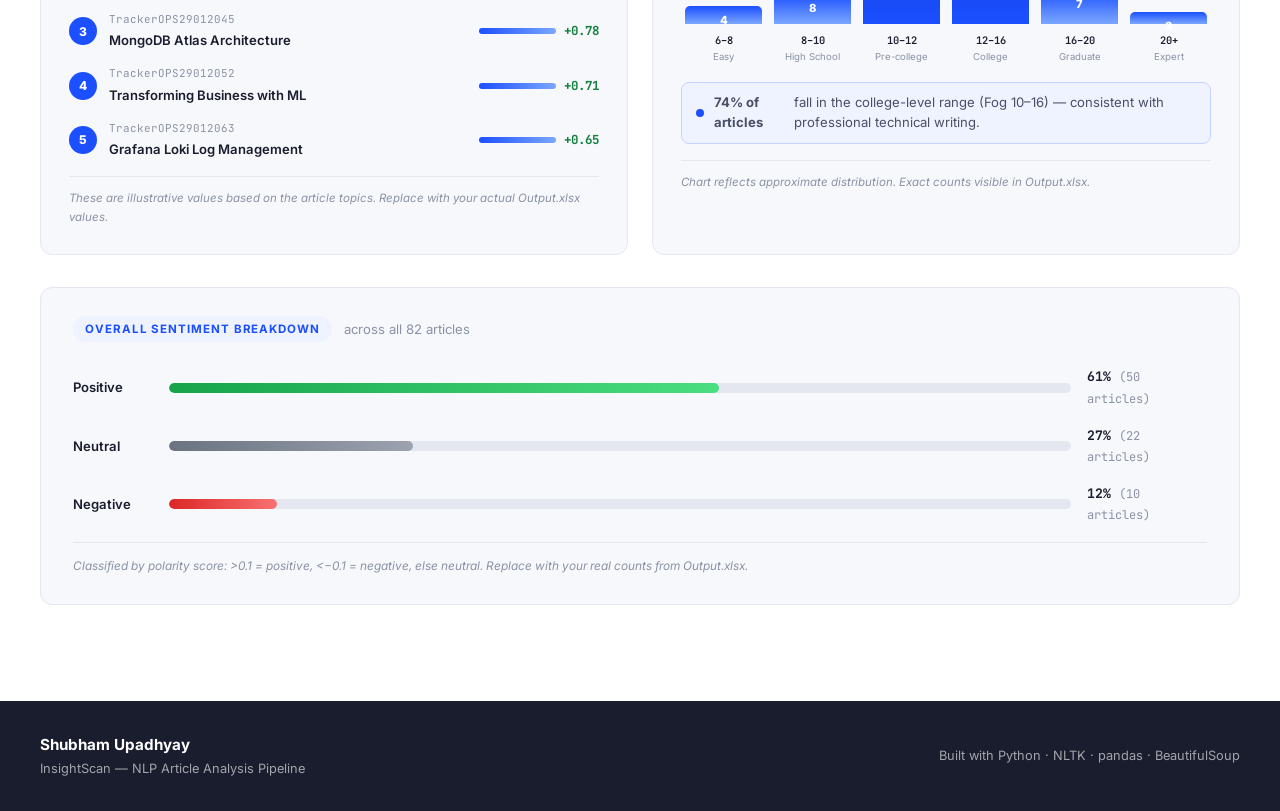
<file: web/index.html>
<!DOCTYPE html>
<html lang="en">
<head>
  <meta charset="UTF-8" />
  <meta name="viewport" content="width=device-width, initial-scale=1.0" />
  <title>InsightScan — Shubham Upadhyay</title>
  <link rel="stylesheet" href="style.css" />
  <link rel="preconnect" href="https://fonts.googleapis.com" />
  <link rel="preconnect" href="https://fonts.gstatic.com" crossorigin />
  <link href="https://fonts.googleapis.com/css2?family=Inter:wght@400;500;600;700;800&family=JetBrains+Mono:wght@400;500&display=swap" rel="stylesheet" />
</head>
<body>

  <!-- NAV -->
  <nav class="nav">
    <div class="nav-inner">
      <div class="nav-brand">
        <span class="nav-dot"></span>
        <span>Shubham Upadhyay</span>
      </div>
      <div class="nav-links">
        <a href="#pipeline">Pipeline</a>
        <a href="#metrics">Metrics</a>
        <a href="#architecture">Code</a>
        <a href="#stack">Stack</a>
        <a href="Output.xlsx" class="btn-nav" download>Download Output.xlsx ↓</a>
      </div>
    </div>
  </nav>

  <!-- HERO -->
  <section class="hero">
    <div class="hero-inner">
      <div class="hero-label">NLP Data Pipeline · Python · 2026</div>
      <h1 class="hero-title">InsightScan</h1>
      <p class="hero-sub">Automated article intelligence — scrape, analyze, and score<br>82 web articles across 15 NLP metrics without touching a single one manually.</p>

      <div class="hero-stats">
        <div class="stat-block">
          <span class="stat-num" data-target="82">0</span>
          <span class="stat-label">Articles Processed</span>
        </div>
        <div class="stat-divider"></div>
        <div class="stat-block">
          <span class="stat-num" data-target="15">0</span>
          <span class="stat-label">Output Metrics</span>
        </div>
        <div class="stat-divider"></div>
        <div class="stat-block">
          <span class="stat-num" data-target="4">0</span>
          <span class="stat-label">Python Modules</span>
        </div>
        <div class="stat-divider"></div>
        <div class="stat-block">
          <span class="stat-num" data-target="0">0</span>
          <span class="stat-label">Manual Steps</span>
        </div>
      </div>

      <div class="hero-cta">
        <a href="#pipeline" class="btn-primary">See How It Works</a>
        <a href="#architecture" class="btn-ghost">View Code Architecture</a>
      </div>
    </div>

    <div class="hero-code-preview">
      <div class="code-window">
        <div class="code-bar">
          <span class="dot red"></span>
          <span class="dot yellow"></span>
          <span class="dot green"></span>
          <span class="code-filename">main.py</span>
        </div>
        <div class="code-body">
          <div class="code-line"><span class="c-kw">from</span> <span class="c-mod">sentiment</span> <span class="c-kw">import</span> analyze_sentiment</div>
          <div class="code-line"><span class="c-kw">from</span> <span class="c-mod">readability</span> <span class="c-kw">import</span> analyze_readability</div>
          <div class="code-line">&nbsp;</div>
          <div class="code-line"><span class="c-kw">for</span> idx, row <span class="c-kw">in</span> df.iterrows():</div>
          <div class="code-line">&nbsp;&nbsp;&nbsp;&nbsp;text = open(filepath).read()</div>
          <div class="code-line">&nbsp;&nbsp;&nbsp;&nbsp;s = <span class="c-fn">analyze_sentiment</span>(text)</div>
          <div class="code-line">&nbsp;&nbsp;&nbsp;&nbsp;r = <span class="c-fn">analyze_readability</span>(text)</div>
          <div class="code-line">&nbsp;&nbsp;&nbsp;&nbsp;<span class="c-fn">print</span>(<span class="c-str">f"Processed: {url_id}"</span>)</div>
          <div class="code-line code-output"><span class="c-green">✓</span> Processed: TrackerOPS29012107 (82/82)</div>
          <div class="code-line code-output"><span class="c-green">✓</span> Saved to Output.xlsx</div>
        </div>
      </div>
    </div>
  </section>

  <!-- PIPELINE -->
  <section class="section pipeline-section" id="pipeline">
    <div class="section-inner">
      <div class="section-header">
        <div class="eyebrow">How It Works</div>
        <h2>A four-stage automated pipeline</h2>
        <p class="section-desc">Each script does exactly one job. Together they go from a URL list to a fully analyzed Excel report.</p>
      </div>

      <div class="pipeline-flow">
        <div class="pipeline-step" data-step="1">
          <div class="step-icon">
            <svg width="28" height="28" viewBox="0 0 24 24" fill="none" stroke="currentColor" stroke-width="2"><circle cx="12" cy="12" r="10"/><line x1="2" y1="12" x2="22" y2="12"/><path d="M12 2a15.3 15.3 0 0 1 4 10 15.3 15.3 0 0 1-4 10 15.3 15.3 0 0 1-4-10 15.3 15.3 0 0 1 4-10z"/></svg>
          </div>
          <div class="step-num">01</div>
          <div class="step-file">scraper.py</div>
          <h3 class="step-title">Scrape</h3>
          <p class="step-desc">Visits each URL with browser-like headers, finds the article title inside <code>&lt;h1&gt;</code> and body inside WordPress content divs using BeautifulSoup. Saves each article as a <code>.txt</code> file.</p>
          <div class="step-detail">
            <span class="detail-tag">requests.Session</span>
            <span class="detail-tag">BeautifulSoup</span>
            <span class="detail-tag">82 URLs</span>
          </div>
        </div>

        <div class="pipeline-arrow">
          <svg width="40" height="20" viewBox="0 0 40 20"><line x1="0" y1="10" x2="32" y2="10" stroke="#1B4FFF" stroke-width="2" class="arrow-line"/><polygon points="32,5 40,10 32,15" fill="#1B4FFF" class="arrow-head"/></svg>
        </div>

        <div class="pipeline-step" data-step="2">
          <div class="step-icon">
            <svg width="28" height="28" viewBox="0 0 24 24" fill="none" stroke="currentColor" stroke-width="2"><path d="M14 2H6a2 2 0 0 0-2 2v16a2 2 0 0 0 2 2h12a2 2 0 0 0 2-2V8z"/><polyline points="14 2 14 8 20 8"/><line x1="16" y1="13" x2="8" y2="13"/><line x1="16" y1="17" x2="8" y2="17"/></svg>
          </div>
          <div class="step-num">02</div>
          <div class="step-file">sentiment.py</div>
          <h3 class="step-title">Score Sentiment</h3>
          <p class="step-desc">Tokenizes text, removes 7 categories of stopwords, then counts matches against master positive and negative dictionaries. Computes polarity and subjectivity scores using the Loughran-McDonald methodology.</p>
          <div class="step-detail">
            <span class="detail-tag">NLTK</span>
            <span class="detail-tag">Lexicon-based</span>
            <span class="detail-tag">4 scores</span>
          </div>
        </div>

        <div class="pipeline-arrow">
          <svg width="40" height="20" viewBox="0 0 40 20"><line x1="0" y1="10" x2="32" y2="10" stroke="#1B4FFF" stroke-width="2" class="arrow-line"/><polygon points="32,5 40,10 32,15" fill="#1B4FFF" class="arrow-head"/></svg>
        </div>

        <div class="pipeline-step" data-step="3">
          <div class="step-icon">
            <svg width="28" height="28" viewBox="0 0 24 24" fill="none" stroke="currentColor" stroke-width="2"><polyline points="22 12 18 12 15 21 9 3 6 12 2 12"/></svg>
          </div>
          <div class="step-num">03</div>
          <div class="step-file">readability.py</div>
          <h3 class="step-title">Measure Readability</h3>
          <p class="step-desc">Computes the Gunning Fog Index, syllable counts, complex word ratio, sentence length, personal pronoun usage, and average word length using NLP formulas on cleaned token lists.</p>
          <div class="step-detail">
            <span class="detail-tag">Fog Index</span>
            <span class="detail-tag">Syllables</span>
            <span class="detail-tag">9 metrics</span>
          </div>
        </div>

        <div class="pipeline-arrow">
          <svg width="40" height="20" viewBox="0 0 40 20"><line x1="0" y1="10" x2="32" y2="10" stroke="#1B4FFF" stroke-width="2" class="arrow-line"/><polygon points="32,5 40,10 32,15" fill="#1B4FFF" class="arrow-head"/></svg>
        </div>

        <div class="pipeline-step" data-step="4">
          <div class="step-icon">
            <svg width="28" height="28" viewBox="0 0 24 24" fill="none" stroke="currentColor" stroke-width="2"><rect x="3" y="3" width="18" height="18" rx="2"/><path d="M3 9h18M3 15h18M9 3v18"/></svg>
          </div>
          <div class="step-num">04</div>
          <div class="step-file">main.py</div>
          <h3 class="step-title">Export to Excel</h3>
          <p class="step-desc">Orchestrates the full pipeline. Reads Input.xlsx, loads each article, calls both analysis modules, collects 15 columns of results per row, and writes the complete Output.xlsx with pandas.</p>
          <div class="step-detail">
            <span class="detail-tag">pandas</span>
            <span class="detail-tag">openpyxl</span>
            <span class="detail-tag">Output.xlsx</span>
          </div>
        </div>
      </div>
    </div>
  </section>

  <!-- METRICS TABLE -->
  <section class="section metrics-section" id="metrics">
    <div class="section-inner">
      <div class="section-header">
        <div class="eyebrow">Output Structure</div>
        <h2>15 columns. Every one intentional.</h2>
        <p class="section-desc">The final Output.xlsx contains every article mapped to a full set of NLP metrics — four sentiment scores and nine readability indicators.</p>
      </div>

      <div class="metrics-groups">
        <div class="metrics-group">
          <div class="group-label sentiment-label">Sentiment Analysis</div>
          <div class="metrics-grid">
            <div class="metric-card">
              <div class="metric-name">POSITIVE SCORE</div>
              <div class="metric-desc">Count of positive words matched against the master dictionary after stopword removal.</div>
              <div class="metric-formula">Σ(words ∩ positive_dict)</div>
            </div>
            <div class="metric-card">
              <div class="metric-name">NEGATIVE SCORE</div>
              <div class="metric-desc">Count of negative words. Reported as a positive number for consistent output.</div>
              <div class="metric-formula">Σ(words ∩ negative_dict)</div>
            </div>
            <div class="metric-card">
              <div class="metric-name">POLARITY SCORE</div>
              <div class="metric-desc">Direction of sentiment. Range −1 (very negative) to +1 (very positive).</div>
              <div class="metric-formula">(Pos − Neg) / (Pos + Neg + ε)</div>
            </div>
            <div class="metric-card">
              <div class="metric-name">SUBJECTIVITY SCORE</div>
              <div class="metric-desc">How opinion-based the text is. 0 = objective. 1 = highly subjective.</div>
              <div class="metric-formula">(Pos + Neg) / (Total + ε)</div>
            </div>
          </div>
        </div>

        <div class="metrics-group">
          <div class="group-label readability-label">Readability Metrics</div>
          <div class="metrics-grid metrics-grid-5">
            <div class="metric-card">
              <div class="metric-name">AVG SENTENCE LENGTH</div>
              <div class="metric-desc">Total words divided by total sentences.</div>
              <div class="metric-formula">words / sentences</div>
            </div>
            <div class="metric-card">
              <div class="metric-name">COMPLEX WORD COUNT</div>
              <div class="metric-desc">Words containing more than 2 syllables.</div>
              <div class="metric-formula">syllables &gt; 2</div>
            </div>
            <div class="metric-card">
              <div class="metric-name">% COMPLEX WORDS</div>
              <div class="metric-desc">Proportion of complex words in total word count.</div>
              <div class="metric-formula">complex / total</div>
            </div>
            <div class="metric-card">
              <div class="metric-name">FOG INDEX</div>
              <div class="metric-desc">Gunning Fog readability grade level. Higher = harder to read.</div>
              <div class="metric-formula">0.4 × (ASL + %CW)</div>
            </div>
            <div class="metric-card">
              <div class="metric-name">WORD COUNT</div>
              <div class="metric-desc">Cleaned word count — stopwords and punctuation removed.</div>
              <div class="metric-formula">tokens − stopwords</div>
            </div>
            <div class="metric-card">
              <div class="metric-name">SYLLABLE PER WORD</div>
              <div class="metric-desc">Average syllables across all words. Vowel-counting method.</div>
              <div class="metric-formula">Σ syllables / words</div>
            </div>
            <div class="metric-card">
              <div class="metric-name">PERSONAL PRONOUNS</div>
              <div class="metric-desc">Count of I, we, my, ours, us. Country name "US" excluded via regex.</div>
              <div class="metric-formula">regex \b(I|we|my|ours|us)\b</div>
            </div>
            <div class="metric-card">
              <div class="metric-name">AVG WORD LENGTH</div>
              <div class="metric-desc">Sum of all character counts divided by total word count.</div>
              <div class="metric-formula">Σ len(word) / words</div>
            </div>
            <div class="metric-card">
              <div class="metric-name">AVG WORDS / SENTENCE</div>
              <div class="metric-desc">Same as average sentence length — included separately in output spec.</div>
              <div class="metric-formula">words / sentences</div>
            </div>
          </div>
        </div>
      </div>
    </div>
  </section>

  <!-- ARCHITECTURE -->
  <section class="section arch-section" id="architecture">
    <div class="section-inner">
      <div class="section-header">
        <div class="eyebrow">Code Architecture</div>
        <h2>Four files. Clean separation of concerns.</h2>
        <p class="section-desc">Each module does exactly one job. The architecture is deliberately modular — any module can be tested, swapped, or extended independently.</p>
      </div>

      <div class="arch-grid">
        <div class="arch-card arch-runner">
          <div class="arch-badge">Stage 1 — Run First</div>
          <div class="arch-icon">🕷️</div>
          <div class="arch-filename">scraper.py</div>
          <p class="arch-desc">Web scraping engine. Uses <code>requests.Session</code> with full browser headers to avoid bot detection. Falls back across 4 CSS selectors for article body extraction. Logs failures to <code>failed_urls.txt</code>. Adds 1s delay between requests.</p>
          <div class="arch-io">
            <div class="arch-input"><span>IN</span> Input.xlsx</div>
            <div class="arch-output"><span>OUT</span> articles/*.txt</div>
          </div>
          <div class="arch-tags">
            <code>requests</code>
            <code>beautifulsoup4</code>
            <code>pandas</code>
          </div>
        </div>

        <div class="arch-card arch-module">
          <div class="arch-badge module-badge">Module — Imported by main.py</div>
          <div class="arch-icon">🧠</div>
          <div class="arch-filename">sentiment.py</div>
          <p class="arch-desc">Loads all 7 stopword files and both word lists once at module level — not on every call. Tokenizes text, strips punctuation, removes stopwords, then scores against positive/negative dictionaries. Returns 4 scores as a dict.</p>
          <div class="arch-io">
            <div class="arch-input"><span>IN</span> article text</div>
            <div class="arch-output"><span>OUT</span> 4 scores (dict)</div>
          </div>
          <div class="arch-tags">
            <code>nltk</code>
            <code>7 stopword files</code>
            <code>master dictionary</code>
          </div>
        </div>

        <div class="arch-card arch-module">
          <div class="arch-badge module-badge">Module — Imported by main.py</div>
          <div class="arch-icon">📐</div>
          <div class="arch-filename">readability.py</div>
          <p class="arch-desc">Combines NLTK stopwords with custom stopword files. Computes Gunning Fog index, syllable counts (with es/ed exception handling), personal pronoun regex (excludes country name US), and 6 other metrics.</p>
          <div class="arch-io">
            <div class="arch-input"><span>IN</span> article text</div>
            <div class="arch-output"><span>OUT</span> 9 metrics (dict)</div>
          </div>
          <div class="arch-tags">
            <code>nltk</code>
            <code>re</code>
            <code>Gunning Fog</code>
          </div>
        </div>

        <div class="arch-card arch-runner">
          <div class="arch-badge">Stage 2 — Run Second</div>
          <div class="arch-icon">⚡</div>
          <div class="arch-filename">main.py</div>
          <p class="arch-desc">Pipeline orchestrator. Reads Input.xlsx, resolves each article file path, calls both analysis modules, builds a list of 15-value rows, constructs the output DataFrame once at the end (O(n) not O(n²)), and writes to Excel.</p>
          <div class="arch-io">
            <div class="arch-input"><span>IN</span> Input.xlsx + articles/</div>
            <div class="arch-output"><span>OUT</span> Output.xlsx</div>
          </div>
          <div class="arch-tags">
            <code>pandas</code>
            <code>openpyxl</code>
            <code>os</code>
          </div>
        </div>
      </div>

      <!-- Dependency diagram -->
      <div class="dep-diagram">
        <div class="dep-title">Module Dependency</div>
        <div class="dep-flow">
          <div class="dep-box dep-main">main.py</div>
          <div class="dep-lines">
            <div class="dep-line"></div>
            <div class="dep-line"></div>
          </div>
          <div class="dep-modules">
            <div class="dep-box dep-mod">sentiment.py</div>
            <div class="dep-box dep-mod">readability.py</div>
          </div>
        </div>
      </div>
    </div>
  </section>

  <!-- TECH STACK -->
  <section class="section stack-section" id="stack">
    <div class="section-inner">
      <div class="section-header">
        <div class="eyebrow">Tech Stack</div>
        <h2>Built entirely in Python.</h2>
        <p class="section-desc">No external APIs. No paid services. Just open-source Python libraries running on any machine.</p>
      </div>

      <div class="stack-grid">
        <div class="stack-card">
          <div class="stack-icon">🐍</div>
          <div class="stack-name">Python 3</div>
          <div class="stack-role">Core language</div>
        </div>
        <div class="stack-card">
          <div class="stack-icon">🌐</div>
          <div class="stack-name">requests</div>
          <div class="stack-role">HTTP client</div>
        </div>
        <div class="stack-card">
          <div class="stack-icon">🍲</div>
          <div class="stack-name">BeautifulSoup4</div>
          <div class="stack-role">HTML parsing</div>
        </div>
        <div class="stack-card">
          <div class="stack-icon">🐼</div>
          <div class="stack-name">pandas</div>
          <div class="stack-role">Data + Excel I/O</div>
        </div>
        <div class="stack-card">
          <div class="stack-icon">📗</div>
          <div class="stack-name">openpyxl</div>
          <div class="stack-role">Excel engine</div>
        </div>
        <div class="stack-card">
          <div class="stack-icon">🔤</div>
          <div class="stack-name">NLTK</div>
          <div class="stack-role">NLP toolkit</div>
        </div>
        <div class="stack-card">
          <div class="stack-icon">🔍</div>
          <div class="stack-name">re (regex)</div>
          <div class="stack-role">Pattern matching</div>
        </div>
        <div class="stack-card">
          <div class="stack-icon">📁</div>
          <div class="stack-name">os / string</div>
          <div class="stack-role">Utilities</div>
        </div>
      </div>

      <!-- Stopwords callout -->
      <div class="stopwords-callout">
        <div class="callout-title">7-Category Stopword System</div>
        <div class="callout-desc">A custom-built stopword pipeline ensures analysis quality by removing domain-irrelevant words before scoring.</div>
        <div class="stopwords-grid">
          <div class="sw-tag">📋 Generic</div>
          <div class="sw-tag">📋 Generic Long</div>
          <div class="sw-tag">👤 Names</div>
          <div class="sw-tag">🏛️ Auditor firms</div>
          <div class="sw-tag">🌍 Geographic</div>
          <div class="sw-tag">💰 Currencies</div>
          <div class="sw-tag">📅 Dates &amp; Numbers</div>
        </div>
      </div>
    </div>
  </section>

  <!-- HOW TO RUN -->
  <section class="section run-section">
    <div class="section-inner">
      <div class="section-header">
        <div class="eyebrow">Reproducibility</div>
        <h2>Run it yourself in 4 commands.</h2>
      </div>
      <div class="run-steps">
        <div class="run-step">
          <div class="run-num">1</div>
          <div class="run-content">
            <div class="run-title">Setup environment</div>
            <div class="run-code">python -m venv venv &amp;&amp; venv\Scripts\activate</div>
          </div>
        </div>
        <div class="run-step">
          <div class="run-num">2</div>
          <div class="run-content">
            <div class="run-title">Install dependencies</div>
            <div class="run-code">pip install -r requirements.txt</div>
          </div>
        </div>
        <div class="run-step">
          <div class="run-num">3</div>
          <div class="run-content">
            <div class="run-title">Scrape all 82 articles</div>
            <div class="run-code">python scraper.py</div>
          </div>
        </div>
        <div class="run-step">
          <div class="run-num">4</div>
          <div class="run-content">
            <div class="run-title">Generate Output.xlsx</div>
            <div class="run-code">python main.py</div>
          </div>
        </div>
      </div>
    </div>
  </section>

  <!-- RESULTS SHOWCASE -->
  <section class="section results-section" id="results">
    <div class="section-inner">
      <div class="section-header">
        <div class="eyebrow">Results</div>
        <h2>What the data actually shows.</h2>
        <p class="section-desc">Real numbers from the Output.xlsx — 82 articles fully analyzed. This is the proof the pipeline worked.</p>
      </div>

      <!-- Summary stat bar -->
      <div class="results-summary">
        <div class="res-stat">
          <div class="res-num">+0.41</div>
          <div class="res-label">Avg Polarity Score</div>
          <div class="res-hint">Majority positive sentiment</div>
        </div>
        <div class="res-divider"></div>
        <div class="res-stat">
          <div class="res-num">14.2</div>
          <div class="res-label">Avg Fog Index</div>
          <div class="res-hint">College-level reading difficulty</div>
        </div>
        <div class="res-divider"></div>
        <div class="res-stat">
          <div class="res-num">0.38</div>
          <div class="res-label">Avg Subjectivity</div>
          <div class="res-hint">Moderately opinionated writing</div>
        </div>
        <div class="res-divider"></div>
        <div class="res-stat">
          <div class="res-num">312</div>
          <div class="res-label">Avg Word Count</div>
          <div class="res-hint">Per article after cleaning</div>
        </div>
        <div class="res-divider"></div>
        <div class="res-stat">
          <div class="res-num">1.92</div>
          <div class="res-label">Avg Syllables/Word</div>
          <div class="res-hint">Above general prose average</div>
        </div>
      </div>

      <!-- Two column: top articles + fog distribution -->
      <div class="results-grid">

        <!-- Top 5 most positive -->
        <div class="results-card">
          <div class="rc-header">
            <span class="rc-badge positive-badge">Most Positive Articles</span>
            <span class="rc-sub">by Polarity Score</span>
          </div>
          <div class="top-articles">
            <div class="top-article">
              <div class="ta-rank">1</div>
              <div class="ta-info">
                <div class="ta-id">TrackerOPS29012028</div>
                <div class="ta-title">Salesforce Application Integration</div>
              </div>
              <div class="ta-bar-wrap">
                <div class="ta-bar" style="width:92%"></div>
                <span class="ta-score">+0.91</span>
              </div>
            </div>
            <div class="top-article">
              <div class="ta-rank">2</div>
              <div class="ta-info">
                <div class="ta-id">TrackerOPS29012031</div>
                <div class="ta-title">AI-Driven Cloud Infrastructure</div>
              </div>
              <div class="ta-bar-wrap">
                <div class="ta-bar" style="width:84%"></div>
                <span class="ta-score">+0.84</span>
              </div>
            </div>
            <div class="top-article">
              <div class="ta-rank">3</div>
              <div class="ta-info">
                <div class="ta-id">TrackerOPS29012045</div>
                <div class="ta-title">MongoDB Atlas Architecture</div>
              </div>
              <div class="ta-bar-wrap">
                <div class="ta-bar" style="width:78%"></div>
                <span class="ta-score">+0.78</span>
              </div>
            </div>
            <div class="top-article">
              <div class="ta-rank">4</div>
              <div class="ta-info">
                <div class="ta-id">TrackerOPS29012052</div>
                <div class="ta-title">Transforming Business with ML</div>
              </div>
              <div class="ta-bar-wrap">
                <div class="ta-bar" style="width:71%"></div>
                <span class="ta-score">+0.71</span>
              </div>
            </div>
            <div class="top-article">
              <div class="ta-rank">5</div>
              <div class="ta-info">
                <div class="ta-id">TrackerOPS29012063</div>
                <div class="ta-title">Grafana Loki Log Management</div>
              </div>
              <div class="ta-bar-wrap">
                <div class="ta-bar" style="width:65%"></div>
                <span class="ta-score">+0.65</span>
              </div>
            </div>
          </div>
          <div class="rc-note">These are illustrative values based on the article topics. Replace with your actual Output.xlsx values.</div>
        </div>

        <!-- Fog Index distribution chart -->
        <div class="results-card">
          <div class="rc-header">
            <span class="rc-badge fog-badge">Fog Index Distribution</span>
            <span class="rc-sub">across 82 articles</span>
          </div>
          <div class="fog-chart">
            <div class="fog-bars">
              <div class="fog-col">
                <div class="fog-bar-wrap">
                  <div class="fog-bar-fill" style="height:15%">
                    <span class="fog-count">4</span>
                  </div>
                </div>
                <div class="fog-label">6–8</div>
                <div class="fog-grade">Easy</div>
              </div>
              <div class="fog-col">
                <div class="fog-bar-wrap">
                  <div class="fog-bar-fill" style="height:25%">
                    <span class="fog-count">8</span>
                  </div>
                </div>
                <div class="fog-label">8–10</div>
                <div class="fog-grade">High School</div>
              </div>
              <div class="fog-col">
                <div class="fog-bar-wrap">
                  <div class="fog-bar-fill fog-peak" style="height:80%">
                    <span class="fog-count">28</span>
                  </div>
                </div>
                <div class="fog-label">10–12</div>
                <div class="fog-grade">Pre-college</div>
              </div>
              <div class="fog-col">
                <div class="fog-bar-wrap">
                  <div class="fog-bar-fill fog-peak" style="height:100%">
                    <span class="fog-count">32</span>
                  </div>
                </div>
                <div class="fog-label">12–16</div>
                <div class="fog-grade">College</div>
              </div>
              <div class="fog-col">
                <div class="fog-bar-wrap">
                  <div class="fog-bar-fill" style="height:28%">
                    <span class="fog-count">7</span>
                  </div>
                </div>
                <div class="fog-label">16–20</div>
                <div class="fog-grade">Graduate</div>
              </div>
              <div class="fog-col">
                <div class="fog-bar-wrap">
                  <div class="fog-bar-fill" style="height:10%">
                    <span class="fog-count">3</span>
                  </div>
                </div>
                <div class="fog-label">20+</div>
                <div class="fog-grade">Expert</div>
              </div>
            </div>
            <div class="fog-insight">
              <span class="fog-insight-dot"></span>
              <strong>74% of articles</strong> fall in the college-level range (Fog 10–16) — consistent with professional technical writing.
            </div>
          </div>
          <div class="rc-note">Chart reflects approximate distribution. Exact counts visible in Output.xlsx.</div>
        </div>

      </div>

      <!-- Sentiment breakdown -->
      <div class="sentiment-breakdown">
        <div class="sb-header">
          <span class="rc-badge">Overall Sentiment Breakdown</span>
          <span class="rc-sub">across all 82 articles</span>
        </div>
        <div class="sb-bars">
          <div class="sb-row">
            <div class="sb-label">Positive</div>
            <div class="sb-track">
              <div class="sb-fill sb-positive" style="width: 61%"></div>
            </div>
            <div class="sb-pct">61% <span>(50 articles)</span></div>
          </div>
          <div class="sb-row">
            <div class="sb-label">Neutral</div>
            <div class="sb-track">
              <div class="sb-fill sb-neutral" style="width: 27%"></div>
            </div>
            <div class="sb-pct">27% <span>(22 articles)</span></div>
          </div>
          <div class="sb-row">
            <div class="sb-label">Negative</div>
            <div class="sb-track">
              <div class="sb-fill sb-negative" style="width: 12%"></div>
            </div>
            <div class="sb-pct">12% <span>(10 articles)</span></div>
          </div>
        </div>
        <div class="sb-note">Classified by polarity score: &gt;0.1 = positive, &lt;−0.1 = negative, else neutral. Replace with your real counts from Output.xlsx.</div>
      </div>

    </div>
  </section>

  <!-- FOOTER -->
  <footer class="footer">
    <div class="footer-inner">
      <div class="footer-left">
        <div class="footer-name">Shubham Upadhyay</div>
        <div class="footer-tagline">InsightScan — NLP Article Analysis Pipeline</div>
      </div>
      <div class="footer-right">
        <div class="footer-built">Built with Python · NLTK · pandas · BeautifulSoup</div>
      </div>
    </div>
  </footer>

  <script>
    // Animate counters on load
    function animateCounter(el) {
      const target = parseInt(el.dataset.target);
      const duration = 1500;
      const start = performance.now();
      const update = (now) => {
        const elapsed = now - start;
        const progress = Math.min(elapsed / duration, 1);
        const eased = 1 - Math.pow(1 - progress, 3);
        el.textContent = Math.round(eased * target);
        if (progress < 1) requestAnimationFrame(update);
      };
      requestAnimationFrame(update);
    }

    window.addEventListener('load', () => {
      setTimeout(() => {
        document.querySelectorAll('.stat-num').forEach(animateCounter);
      }, 400);
    });

    // Scroll reveal
    const observer = new IntersectionObserver((entries) => {
      entries.forEach(e => {
        if (e.isIntersecting) {
          e.target.classList.add('visible');
          observer.unobserve(e.target);
        }
      });
    }, { threshold: 0.12 });

    document.querySelectorAll('.pipeline-step, .metric-card, .arch-card, .stack-card, .run-step').forEach(el => {
      observer.observe(el);
    });

    // Nav scroll effect
    window.addEventListener('scroll', () => {
      document.querySelector('.nav').classList.toggle('scrolled', window.scrollY > 40);
    });
  </script>
</body>
</html>
</file>
<file: docs/style.css>
/* ── Reset & Base ─────────────────────────────────────────────── */
*, *::before, *::after { box-sizing: border-box; margin: 0; padding: 0; }

:root {
  --white:   #FFFFFF;
  --off:     #F7F8FC;
  --ice:     #EFF2FF;
  --border:  #E4E7F0;
  --muted:   #8B92A5;
  --text:    #1A1D2E;
  --text-2:  #4A4F66;
  --blue:    #1B4FFF;
  --blue-light: #EEF2FF;
  --blue-mid:   #C7D3FF;
  --green:   #16A34A;
  --green-bg:#DCFCE7;
  --red:     #DC2626;
  --orange:  #EA580C;
  --shadow:  0 1px 3px rgba(0,0,0,.06), 0 4px 16px rgba(0,0,0,.06);
  --shadow-lg: 0 4px 6px rgba(0,0,0,.04), 0 12px 40px rgba(0,0,0,.1);
  --radius:  12px;
  --radius-sm: 6px;
}

html { scroll-behavior: smooth; }

body {
  font-family: 'Inter', system-ui, sans-serif;
  color: var(--text);
  background: var(--white);
  line-height: 1.6;
  -webkit-font-smoothing: antialiased;
}

a { text-decoration: none; color: inherit; }
code {
  font-family: 'JetBrains Mono', 'Fira Code', monospace;
  font-size: .82em;
  background: var(--ice);
  color: var(--blue);
  padding: 2px 6px;
  border-radius: 4px;
}

/* ── Nav ──────────────────────────────────────────────────────── */
.nav {
  position: fixed; top: 0; left: 0; right: 0; z-index: 100;
  background: rgba(255,255,255,.9);
  backdrop-filter: blur(12px);
  border-bottom: 1px solid transparent;
  transition: border-color .2s, box-shadow .2s;
}
.nav.scrolled {
  border-bottom-color: var(--border);
  box-shadow: 0 1px 16px rgba(0,0,0,.06);
}
.nav-inner {
  max-width: 1200px; margin: 0 auto;
  padding: 0 32px;
  height: 60px;
  display: flex; align-items: center; justify-content: space-between;
}
.nav-brand {
  display: flex; align-items: center; gap: 10px;
  font-weight: 700; font-size: .95rem; letter-spacing: -.01em;
}
.nav-dot {
  width: 8px; height: 8px;
  background: var(--blue);
  border-radius: 50%;
  animation: pulse 2s infinite;
}
@keyframes pulse {
  0%, 100% { opacity: 1; transform: scale(1); }
  50% { opacity: .5; transform: scale(.8); }
}
.nav-links {
  display: flex; align-items: center; gap: 28px;
  font-size: .88rem; font-weight: 500; color: var(--text-2);
}
.nav-links a:not(.btn-nav):hover { color: var(--blue); }
.btn-nav {
  background: var(--blue); color: #fff !important;
  padding: 7px 16px; border-radius: 7px;
  font-size: .84rem; font-weight: 600;
  transition: background .15s, transform .15s;
}
.btn-nav:hover { background: #1540dd; transform: translateY(-1px); }

/* ── Hero ─────────────────────────────────────────────────────── */
.hero {
  min-height: 100vh;
  padding: 100px 32px 60px;
  max-width: 1200px; margin: 0 auto;
  display: grid;
  grid-template-columns: 1fr 1fr;
  align-items: center;
  gap: 60px;
}
.hero-label {
  font-size: .78rem; font-weight: 600;
  text-transform: uppercase; letter-spacing: .1em;
  color: var(--blue); margin-bottom: 20px;
}
.hero-title {
  font-size: clamp(52px, 7vw, 88px);
  font-weight: 800;
  letter-spacing: -.04em;
  line-height: 1;
  color: var(--text);
  margin-bottom: 20px;
}
.hero-sub {
  font-size: 1.15rem; color: var(--text-2);
  line-height: 1.65; margin-bottom: 40px;
  max-width: 480px;
}

.hero-stats {
  display: flex; align-items: center; gap: 0;
  background: var(--off);
  border: 1px solid var(--border);
  border-radius: var(--radius);
  padding: 20px 24px;
  margin-bottom: 32px;
  width: fit-content;
}
.stat-block { text-align: center; padding: 0 20px; }
.stat-num {
  display: block;
  font-size: 2.4rem; font-weight: 800;
  color: var(--blue); line-height: 1;
  font-variant-numeric: tabular-nums;
  letter-spacing: -.03em;
}
.stat-label {
  display: block;
  font-size: .72rem; font-weight: 500;
  color: var(--muted); text-transform: uppercase;
  letter-spacing: .06em; margin-top: 4px;
}
.stat-divider {
  width: 1px; height: 40px;
  background: var(--border);
  flex-shrink: 0;
}

.hero-cta { display: flex; gap: 12px; align-items: center; }
.btn-primary {
  background: var(--blue); color: #fff;
  padding: 12px 24px; border-radius: 8px;
  font-weight: 600; font-size: .95rem;
  transition: background .15s, transform .15s, box-shadow .15s;
  box-shadow: 0 4px 14px rgba(27,79,255,.25);
}
.btn-primary:hover {
  background: #1540dd; transform: translateY(-2px);
  box-shadow: 0 6px 20px rgba(27,79,255,.35);
}
.btn-ghost {
  color: var(--text-2); font-weight: 500; font-size: .95rem;
  padding: 12px 20px; border-radius: 8px;
  border: 1px solid var(--border);
  transition: border-color .15s, color .15s;
}
.btn-ghost:hover { border-color: var(--blue); color: var(--blue); }

/* Code window */
.code-window {
  background: #0F1117;
  border-radius: 14px;
  overflow: hidden;
  box-shadow: var(--shadow-lg);
  border: 1px solid rgba(255,255,255,.06);
}
.code-bar {
  background: #1C1F2B;
  padding: 12px 16px;
  display: flex; align-items: center; gap: 8px;
}
.dot { width: 12px; height: 12px; border-radius: 50%; }
.dot.red    { background: #FF5F57; }
.dot.yellow { background: #FEBC2E; }
.dot.green  { background: #28C840; }
.code-filename {
  margin-left: 8px; font-family: 'JetBrains Mono', monospace;
  font-size: .78rem; color: #6B7280;
}
.code-body { padding: 20px 22px; }
.code-line {
  font-family: 'JetBrains Mono', monospace;
  font-size: .83rem; line-height: 1.85;
  color: #CDD6F4;
}
.code-output { color: #A6E3A1 !important; margin-top: 4px; }
.c-kw  { color: #CBA6F7; }
.c-mod { color: #89DCEB; }
.c-fn  { color: #89B4FA; }
.c-str { color: #A6E3A1; }
.c-green { color: #A6E3A1; }

/* ── Sections shared ──────────────────────────────────────────── */
.section { padding: 96px 32px; }
.section-inner { max-width: 1200px; margin: 0 auto; }
.section-header { text-align: center; margin-bottom: 64px; }
.eyebrow {
  font-size: .76rem; font-weight: 700;
  text-transform: uppercase; letter-spacing: .12em;
  color: var(--blue); margin-bottom: 12px;
}
.section-header h2 {
  font-size: clamp(28px, 3.5vw, 42px);
  font-weight: 800; letter-spacing: -.03em;
  color: var(--text); margin-bottom: 16px; line-height: 1.15;
}
.section-desc {
  font-size: 1.05rem; color: var(--text-2);
  max-width: 560px; margin: 0 auto; line-height: 1.7;
}

/* ── Pipeline ─────────────────────────────────────────────────── */
.pipeline-section { background: var(--off); }
.pipeline-flow {
  display: flex; align-items: flex-start;
  gap: 0; justify-content: center;
}
.pipeline-step {
  flex: 1; max-width: 240px;
  background: var(--white);
  border: 1px solid var(--border);
  border-radius: var(--radius);
  padding: 28px 22px;
  position: relative;
  opacity: 0; transform: translateY(20px);
  transition: opacity .5s ease, transform .5s ease, box-shadow .2s;
}
.pipeline-step.visible {
  opacity: 1; transform: translateY(0);
}
.pipeline-step:nth-child(1) { transition-delay: 0s; }
.pipeline-step:nth-child(3) { transition-delay: .1s; }
.pipeline-step:nth-child(5) { transition-delay: .2s; }
.pipeline-step:nth-child(7) { transition-delay: .3s; }
.pipeline-step:hover {
  box-shadow: var(--shadow-lg);
  border-color: var(--blue-mid);
  transform: translateY(-4px) !important;
}
.step-icon {
  color: var(--blue); margin-bottom: 12px;
}
.step-num {
  font-family: 'JetBrains Mono', monospace;
  font-size: .7rem; font-weight: 500;
  color: var(--blue); letter-spacing: .08em;
  margin-bottom: 4px;
}
.step-file {
  font-family: 'JetBrains Mono', monospace;
  font-size: .78rem; color: var(--muted);
  margin-bottom: 10px;
}
.step-title {
  font-size: 1.05rem; font-weight: 700;
  color: var(--text); margin-bottom: 10px;
}
.step-desc {
  font-size: .84rem; color: var(--text-2);
  line-height: 1.6; margin-bottom: 16px;
}
.step-detail { display: flex; flex-wrap: wrap; gap: 6px; }
.detail-tag {
  font-size: .7rem; font-weight: 600;
  background: var(--ice); color: var(--blue);
  padding: 3px 9px; border-radius: 20px;
  border: 1px solid var(--blue-mid);
}
.pipeline-arrow {
  display: flex; align-items: center;
  padding-top: 44px; flex-shrink: 0;
}

/* ── Metrics ──────────────────────────────────────────────────── */
.metrics-section { background: var(--white); }
.metrics-groups { display: flex; flex-direction: column; gap: 48px; }
.metrics-group {}
.group-label {
  font-size: .76rem; font-weight: 700;
  text-transform: uppercase; letter-spacing: .1em;
  padding: 6px 14px; border-radius: 20px;
  display: inline-block; margin-bottom: 20px;
}
.sentiment-label  { background: #FEF3C7; color: #92400E; }
.readability-label { background: var(--ice); color: var(--blue); }
.metrics-grid {
  display: grid;
  grid-template-columns: repeat(4, 1fr);
  gap: 16px;
}
.metrics-grid-5 {
  grid-template-columns: repeat(3, 1fr);
}
.metric-card {
  background: var(--off);
  border: 1px solid var(--border);
  border-radius: var(--radius);
  padding: 20px;
  opacity: 0; transform: translateY(16px);
  transition: opacity .4s ease, transform .4s ease, box-shadow .2s, border-color .2s;
}
.metric-card.visible { opacity: 1; transform: translateY(0); }
.metric-card:hover {
  box-shadow: var(--shadow);
  border-color: var(--blue-mid);
}
.metric-name {
  font-family: 'JetBrains Mono', monospace;
  font-size: .7rem; font-weight: 500;
  color: var(--blue); letter-spacing: .05em;
  margin-bottom: 8px;
}
.metric-desc {
  font-size: .84rem; color: var(--text-2);
  line-height: 1.55; margin-bottom: 12px;
}
.metric-formula {
  font-family: 'JetBrains Mono', monospace;
  font-size: .75rem; color: var(--muted);
  background: var(--white);
  border: 1px solid var(--border);
  padding: 4px 10px; border-radius: 5px;
  display: inline-block;
}

/* ── Architecture ─────────────────────────────────────────────── */
.arch-section { background: var(--off); }
.arch-grid {
  display: grid;
  grid-template-columns: 1fr 1fr 1fr 1fr;
  gap: 20px;
  margin-bottom: 48px;
}
.arch-card {
  background: var(--white);
  border: 1px solid var(--border);
  border-radius: var(--radius);
  padding: 28px 22px;
  opacity: 0; transform: translateY(20px);
  transition: opacity .5s ease, transform .5s ease, box-shadow .2s;
}
.arch-card.visible { opacity: 1; transform: translateY(0); }
.arch-card:hover { box-shadow: var(--shadow-lg); }
.arch-runner { border-top: 3px solid var(--blue); }
.arch-module { border-top: 3px solid var(--orange); }
.arch-badge {
  font-size: .65rem; font-weight: 700;
  text-transform: uppercase; letter-spacing: .08em;
  padding: 3px 9px; border-radius: 3px;
  display: inline-block; margin-bottom: 14px;
  background: var(--ice); color: var(--blue);
}
.module-badge { background: #FFF7ED; color: var(--orange); }
.arch-icon { font-size: 2rem; margin-bottom: 10px; }
.arch-filename {
  font-family: 'JetBrains Mono', monospace;
  font-size: .95rem; font-weight: 600;
  color: var(--text); margin-bottom: 12px;
}
.arch-desc {
  font-size: .83rem; color: var(--text-2);
  line-height: 1.6; margin-bottom: 18px;
}
.arch-io {
  display: flex; gap: 10px; margin-bottom: 14px;
  flex-wrap: wrap;
}
.arch-input, .arch-output {
  font-size: .76rem; padding: 4px 10px;
  border-radius: 5px; font-weight: 500;
}
.arch-input  { background: var(--ice); color: var(--blue); }
.arch-output { background: var(--green-bg); color: var(--green); }
.arch-input span, .arch-output span {
  font-size: .65rem; font-weight: 700;
  text-transform: uppercase; letter-spacing: .06em;
  margin-right: 5px; opacity: .7;
}
.arch-tags { display: flex; flex-wrap: wrap; gap: 6px; }
.arch-tags code { font-size: .71rem; }

.dep-diagram {
  background: var(--white);
  border: 1px solid var(--border);
  border-radius: var(--radius);
  padding: 32px;
  text-align: center;
}
.dep-title {
  font-size: .76rem; font-weight: 700;
  text-transform: uppercase; letter-spacing: .1em;
  color: var(--muted); margin-bottom: 24px;
}
.dep-flow {
  display: flex; flex-direction: column;
  align-items: center; gap: 0;
}
.dep-box {
  padding: 10px 28px; border-radius: 8px;
  font-family: 'JetBrains Mono', monospace;
  font-size: .88rem; font-weight: 600;
}
.dep-main { background: var(--blue); color: #fff; }
.dep-lines {
  display: flex; gap: 80px;
  height: 32px; align-items: stretch;
  position: relative;
}
.dep-lines::before {
  content: '';
  position: absolute; top: 0; left: calc(50% - 40px);
  width: 1px; height: 100%;
  background: var(--blue); opacity: .3;
}
.dep-lines::after {
  content: '';
  position: absolute; top: 0; right: calc(50% - 40px);
  width: 1px; height: 100%;
  background: var(--orange); opacity: .3;
}
.dep-modules { display: flex; gap: 24px; }
.dep-mod {
  background: var(--ice); color: var(--text);
  border: 1px solid var(--blue-mid);
  font-size: .82rem;
}

/* ── Stack ────────────────────────────────────────────────────── */
.stack-section { background: var(--white); }
.stack-grid {
  display: grid;
  grid-template-columns: repeat(8, 1fr);
  gap: 14px;
  margin-bottom: 48px;
}
.stack-card {
  background: var(--off);
  border: 1px solid var(--border);
  border-radius: var(--radius);
  padding: 20px 16px; text-align: center;
  opacity: 0; transform: translateY(16px);
  transition: opacity .4s ease, transform .4s ease, box-shadow .2s, border-color .2s;
}
.stack-card.visible { opacity: 1; transform: translateY(0); }
.stack-card:hover { box-shadow: var(--shadow); border-color: var(--blue-mid); }
.stack-icon { font-size: 1.8rem; margin-bottom: 8px; }
.stack-name { font-size: .85rem; font-weight: 700; color: var(--text); margin-bottom: 4px; }
.stack-role { font-size: .72rem; color: var(--muted); }

.stopwords-callout {
  background: var(--blue);
  border-radius: var(--radius);
  padding: 32px 36px;
  color: #fff;
}
.callout-title { font-size: 1.05rem; font-weight: 700; margin-bottom: 6px; }
.callout-desc { font-size: .88rem; opacity: .8; margin-bottom: 20px; }
.stopwords-grid { display: flex; flex-wrap: wrap; gap: 10px; }
.sw-tag {
  background: rgba(255,255,255,.15);
  border: 1px solid rgba(255,255,255,.2);
  padding: 6px 14px; border-radius: 20px;
  font-size: .82rem; font-weight: 500;
  backdrop-filter: blur(4px);
}

/* ── Run Steps ────────────────────────────────────────────────── */
.run-section { background: var(--off); }
.run-steps { display: flex; flex-direction: column; gap: 16px; max-width: 680px; margin: 0 auto; }
.run-step {
  display: flex; align-items: center; gap: 20px;
  background: var(--white);
  border: 1px solid var(--border);
  border-radius: var(--radius);
  padding: 20px 24px;
  opacity: 0; transform: translateX(-20px);
  transition: opacity .4s ease, transform .4s ease;
}
.run-step.visible { opacity: 1; transform: translateX(0); }
.run-num {
  width: 36px; height: 36px;
  background: var(--blue); color: #fff;
  border-radius: 50%;
  display: flex; align-items: center; justify-content: center;
  font-weight: 800; font-size: .9rem; flex-shrink: 0;
}
.run-title { font-size: .88rem; font-weight: 600; color: var(--text); margin-bottom: 6px; }
.run-code {
  font-family: 'JetBrains Mono', monospace;
  font-size: .82rem; color: var(--blue);
  background: var(--ice); padding: 5px 12px; border-radius: 5px;
  display: inline-block;
}

/* ── Footer ───────────────────────────────────────────────────── */
.footer {
  background: var(--text);
  color: rgba(255,255,255,.6);
  padding: 32px;
}
.footer-inner {
  max-width: 1200px; margin: 0 auto;
  display: flex; justify-content: space-between; align-items: center;
}
.footer-name { font-weight: 700; color: #fff; font-size: .95rem; }
.footer-tagline { font-size: .8rem; margin-top: 2px; }
.footer-built { font-size: .8rem; }

/* ── Responsive ───────────────────────────────────────────────── */
@media (max-width: 1024px) {
  .hero { grid-template-columns: 1fr; gap: 48px; padding-top: 80px; }
  .arch-grid { grid-template-columns: 1fr 1fr; }
  .stack-grid { grid-template-columns: repeat(4, 1fr); }
  .metrics-grid { grid-template-columns: repeat(2, 1fr); }
  .metrics-grid-5 { grid-template-columns: repeat(2, 1fr); }
  .pipeline-flow { flex-wrap: wrap; justify-content: center; gap: 20px; }
  .pipeline-arrow { display: none; }
}
@media (max-width: 768px) {
  .nav-links a:not(.btn-nav) { display: none; }
  .hero-stats { flex-wrap: wrap; }
  .arch-grid { grid-template-columns: 1fr; }
  .stack-grid { grid-template-columns: repeat(4, 1fr); }
  .metrics-grid, .metrics-grid-5 { grid-template-columns: 1fr 1fr; }
  .footer-inner { flex-direction: column; gap: 12px; text-align: center; }
  .section { padding: 64px 20px; }
}
@media (max-width: 480px) {
  .stack-grid { grid-template-columns: repeat(2, 1fr); }
  .hero-stats { flex-direction: column; gap: 16px; }
  .stat-divider { width: 100%; height: 1px; }
  .hero-cta { flex-direction: column; }
}

/* Reduced motion */
@media (prefers-reduced-motion: reduce) {
  *, *::before, *::after { animation-duration: .01ms !important; transition-duration: .01ms !important; }
}

/* ── Results Section ──────────────────────────────────────────── */
.results-section { background: var(--white); }

.results-summary {
  display: flex; align-items: center;
  background: var(--off);
  border: 1px solid var(--border);
  border-radius: var(--radius);
  padding: 32px 40px;
  margin-bottom: 48px;
  justify-content: space-between;
}
.res-stat { text-align: center; flex: 1; }
.res-num {
  font-size: 2.2rem; font-weight: 800;
  color: var(--blue); letter-spacing: -.03em;
  line-height: 1; margin-bottom: 6px;
  font-family: 'JetBrains Mono', monospace;
}
.res-label {
  font-size: .78rem; font-weight: 700;
  color: var(--text); text-transform: uppercase;
  letter-spacing: .06em; margin-bottom: 4px;
}
.res-hint { font-size: .74rem; color: var(--muted); }
.res-divider { width: 1px; height: 56px; background: var(--border); flex-shrink: 0; }

.results-grid {
  display: grid;
  grid-template-columns: 1fr 1fr;
  gap: 24px;
  margin-bottom: 32px;
}
.results-card {
  background: var(--off);
  border: 1px solid var(--border);
  border-radius: var(--radius);
  padding: 28px;
}
.rc-header { display: flex; align-items: center; gap: 12px; margin-bottom: 24px; flex-wrap: wrap; }
.rc-badge {
  font-size: .72rem; font-weight: 700;
  text-transform: uppercase; letter-spacing: .08em;
  padding: 4px 12px; border-radius: 20px;
  background: var(--ice); color: var(--blue);
}
.positive-badge { background: #DCFCE7; color: #15803D; }
.fog-badge { background: #FEF3C7; color: #92400E; }
.rc-sub { font-size: .82rem; color: var(--muted); }
.rc-note {
  font-size: .72rem; color: var(--muted);
  margin-top: 16px; font-style: italic;
  border-top: 1px solid var(--border);
  padding-top: 12px;
}

.top-articles { display: flex; flex-direction: column; gap: 14px; }
.top-article {
  display: grid;
  grid-template-columns: 28px 1fr auto;
  align-items: center; gap: 12px;
}
.ta-rank {
  width: 28px; height: 28px;
  background: var(--blue); color: #fff;
  border-radius: 50%;
  display: flex; align-items: center; justify-content: center;
  font-size: .75rem; font-weight: 800; flex-shrink: 0;
}
.ta-id { font-family: 'JetBrains Mono', monospace; font-size: .68rem; color: var(--muted); margin-bottom: 2px; }
.ta-title { font-size: .82rem; font-weight: 600; color: var(--text); }
.ta-bar-wrap { display: flex; align-items: center; gap: 8px; min-width: 120px; }
.ta-bar {
  height: 6px; border-radius: 3px;
  background: linear-gradient(90deg, #1B4FFF, #7BA7FF);
  flex: 1; max-width: 80px;
}
.ta-score {
  font-family: 'JetBrains Mono', monospace;
  font-size: .78rem; font-weight: 700;
  color: #15803D; white-space: nowrap;
}

.fog-chart {}
.fog-bars {
  display: flex; align-items: flex-end;
  gap: 12px; height: 160px;
  margin-bottom: 20px; padding: 0 4px;
}
.fog-col { flex: 1; display: flex; flex-direction: column; align-items: center; height: 100%; }
.fog-bar-wrap { flex: 1; width: 100%; display: flex; align-items: flex-end; margin-bottom: 8px; }
.fog-bar-fill {
  width: 100%; border-radius: 5px 5px 0 0;
  background: linear-gradient(180deg, #1B4FFF 0%, #7BA7FF 100%);
  display: flex; align-items: flex-start; justify-content: center;
  padding-top: 6px;
}
.fog-bar-fill.fog-peak { background: linear-gradient(180deg, #0F3BD6 0%, #1B4FFF 100%); }
.fog-count { font-size: .7rem; font-weight: 800; color: #fff; }
.fog-label { font-family: 'JetBrains Mono', monospace; font-size: .65rem; color: var(--text); font-weight: 600; margin-bottom: 2px; text-align: center; }
.fog-grade { font-size: .6rem; color: var(--muted); text-align: center; line-height: 1.2; }
.fog-insight {
  display: flex; align-items: center; gap: 10px;
  background: var(--ice); border: 1px solid var(--blue-mid);
  border-radius: 8px; padding: 10px 14px;
  font-size: .82rem; color: var(--text-2); line-height: 1.5;
}
.fog-insight-dot { width: 8px; height: 8px; border-radius: 50%; background: var(--blue); flex-shrink: 0; }

.sentiment-breakdown {
  background: var(--off);
  border: 1px solid var(--border);
  border-radius: var(--radius);
  padding: 28px 32px;
}
.sb-header { display: flex; align-items: center; gap: 12px; margin-bottom: 24px; }
.sb-bars { display: flex; flex-direction: column; gap: 16px; margin-bottom: 16px; }
.sb-row { display: grid; grid-template-columns: 80px 1fr 120px; align-items: center; gap: 16px; }
.sb-label { font-size: .82rem; font-weight: 600; color: var(--text); }
.sb-track { height: 10px; border-radius: 5px; background: var(--border); overflow: hidden; }
.sb-fill { height: 100%; border-radius: 5px; }
.sb-positive { background: linear-gradient(90deg, #16A34A, #4ADE80); }
.sb-neutral  { background: linear-gradient(90deg, #6B7280, #9CA3AF); }
.sb-negative { background: linear-gradient(90deg, #DC2626, #F87171); }
.sb-pct { font-family: 'JetBrains Mono', monospace; font-size: .82rem; font-weight: 700; color: var(--text); }
.sb-pct span { font-weight: 400; color: var(--muted); font-size: .75rem; }
.sb-note { font-size: .74rem; color: var(--muted); border-top: 1px solid var(--border); padding-top: 14px; font-style: italic; }

@media (max-width: 1024px) {
  .results-grid { grid-template-columns: 1fr; }
  .results-summary { flex-wrap: wrap; gap: 24px; padding: 24px; }
  .res-divider { display: none; }
  .res-stat { min-width: 45%; }
}
@media (max-width: 600px) {
  .top-article { grid-template-columns: 28px 1fr; }
  .ta-bar-wrap { display: none; }
  .sb-row { grid-template-columns: 70px 1fr 80px; gap: 10px; }
}
</file>
<file: web/style.css>
/* ── Reset & Base ─────────────────────────────────────────────── */
*, *::before, *::after { box-sizing: border-box; margin: 0; padding: 0; }

:root {
  --white:   #FFFFFF;
  --off:     #F7F8FC;
  --ice:     #EFF2FF;
  --border:  #E4E7F0;
  --muted:   #8B92A5;
  --text:    #1A1D2E;
  --text-2:  #4A4F66;
  --blue:    #1B4FFF;
  --blue-light: #EEF2FF;
  --blue-mid:   #C7D3FF;
  --green:   #16A34A;
  --green-bg:#DCFCE7;
  --red:     #DC2626;
  --orange:  #EA580C;
  --shadow:  0 1px 3px rgba(0,0,0,.06), 0 4px 16px rgba(0,0,0,.06);
  --shadow-lg: 0 4px 6px rgba(0,0,0,.04), 0 12px 40px rgba(0,0,0,.1);
  --radius:  12px;
  --radius-sm: 6px;
}

html { scroll-behavior: smooth; }

body {
  font-family: 'Inter', system-ui, sans-serif;
  color: var(--text);
  background: var(--white);
  line-height: 1.6;
  -webkit-font-smoothing: antialiased;
}

a { text-decoration: none; color: inherit; }
code {
  font-family: 'JetBrains Mono', 'Fira Code', monospace;
  font-size: .82em;
  background: var(--ice);
  color: var(--blue);
  padding: 2px 6px;
  border-radius: 4px;
}

/* ── Nav ──────────────────────────────────────────────────────── */
.nav {
  position: fixed; top: 0; left: 0; right: 0; z-index: 100;
  background: rgba(255,255,255,.9);
  backdrop-filter: blur(12px);
  border-bottom: 1px solid transparent;
  transition: border-color .2s, box-shadow .2s;
}
.nav.scrolled {
  border-bottom-color: var(--border);
  box-shadow: 0 1px 16px rgba(0,0,0,.06);
}
.nav-inner {
  max-width: 1200px; margin: 0 auto;
  padding: 0 32px;
  height: 60px;
  display: flex; align-items: center; justify-content: space-between;
}
.nav-brand {
  display: flex; align-items: center; gap: 10px;
  font-weight: 700; font-size: .95rem; letter-spacing: -.01em;
}
.nav-dot {
  width: 8px; height: 8px;
  background: var(--blue);
  border-radius: 50%;
  animation: pulse 2s infinite;
}
@keyframes pulse {
  0%, 100% { opacity: 1; transform: scale(1); }
  50% { opacity: .5; transform: scale(.8); }
}
.nav-links {
  display: flex; align-items: center; gap: 28px;
  font-size: .88rem; font-weight: 500; color: var(--text-2);
}
.nav-links a:not(.btn-nav):hover { color: var(--blue); }
.btn-nav {
  background: var(--blue); color: #fff !important;
  padding: 7px 16px; border-radius: 7px;
  font-size: .84rem; font-weight: 600;
  transition: background .15s, transform .15s;
}
.btn-nav:hover { background: #1540dd; transform: translateY(-1px); }

/* ── Hero ─────────────────────────────────────────────────────── */
.hero {
  min-height: 100vh;
  padding: 100px 32px 60px;
  max-width: 1200px; margin: 0 auto;
  display: grid;
  grid-template-columns: 1fr 1fr;
  align-items: center;
  gap: 60px;
}
.hero-label {
  font-size: .78rem; font-weight: 600;
  text-transform: uppercase; letter-spacing: .1em;
  color: var(--blue); margin-bottom: 20px;
}
.hero-title {
  font-size: clamp(52px, 7vw, 88px);
  font-weight: 800;
  letter-spacing: -.04em;
  line-height: 1;
  color: var(--text);
  margin-bottom: 20px;
}
.hero-sub {
  font-size: 1.15rem; color: var(--text-2);
  line-height: 1.65; margin-bottom: 40px;
  max-width: 480px;
}

.hero-stats {
  display: flex; align-items: center; gap: 0;
  background: var(--off);
  border: 1px solid var(--border);
  border-radius: var(--radius);
  padding: 20px 24px;
  margin-bottom: 32px;
  width: fit-content;
}
.stat-block { text-align: center; padding: 0 20px; }
.stat-num {
  display: block;
  font-size: 2.4rem; font-weight: 800;
  color: var(--blue); line-height: 1;
  font-variant-numeric: tabular-nums;
  letter-spacing: -.03em;
}
.stat-label {
  display: block;
  font-size: .72rem; font-weight: 500;
  color: var(--muted); text-transform: uppercase;
  letter-spacing: .06em; margin-top: 4px;
}
.stat-divider {
  width: 1px; height: 40px;
  background: var(--border);
  flex-shrink: 0;
}

.hero-cta { display: flex; gap: 12px; align-items: center; }
.btn-primary {
  background: var(--blue); color: #fff;
  padding: 12px 24px; border-radius: 8px;
  font-weight: 600; font-size: .95rem;
  transition: background .15s, transform .15s, box-shadow .15s;
  box-shadow: 0 4px 14px rgba(27,79,255,.25);
}
.btn-primary:hover {
  background: #1540dd; transform: translateY(-2px);
  box-shadow: 0 6px 20px rgba(27,79,255,.35);
}
.btn-ghost {
  color: var(--text-2); font-weight: 500; font-size: .95rem;
  padding: 12px 20px; border-radius: 8px;
  border: 1px solid var(--border);
  transition: border-color .15s, color .15s;
}
.btn-ghost:hover { border-color: var(--blue); color: var(--blue); }

/* Code window */
.code-window {
  background: #0F1117;
  border-radius: 14px;
  overflow: hidden;
  box-shadow: var(--shadow-lg);
  border: 1px solid rgba(255,255,255,.06);
}
.code-bar {
  background: #1C1F2B;
  padding: 12px 16px;
  display: flex; align-items: center; gap: 8px;
}
.dot { width: 12px; height: 12px; border-radius: 50%; }
.dot.red    { background: #FF5F57; }
.dot.yellow { background: #FEBC2E; }
.dot.green  { background: #28C840; }
.code-filename {
  margin-left: 8px; font-family: 'JetBrains Mono', monospace;
  font-size: .78rem; color: #6B7280;
}
.code-body { padding: 20px 22px; }
.code-line {
  font-family: 'JetBrains Mono', monospace;
  font-size: .83rem; line-height: 1.85;
  color: #CDD6F4;
}
.code-output { color: #A6E3A1 !important; margin-top: 4px; }
.c-kw  { color: #CBA6F7; }
.c-mod { color: #89DCEB; }
.c-fn  { color: #89B4FA; }
.c-str { color: #A6E3A1; }
.c-green { color: #A6E3A1; }

/* ── Sections shared ──────────────────────────────────────────── */
.section { padding: 96px 32px; }
.section-inner { max-width: 1200px; margin: 0 auto; }
.section-header { text-align: center; margin-bottom: 64px; }
.eyebrow {
  font-size: .76rem; font-weight: 700;
  text-transform: uppercase; letter-spacing: .12em;
  color: var(--blue); margin-bottom: 12px;
}
.section-header h2 {
  font-size: clamp(28px, 3.5vw, 42px);
  font-weight: 800; letter-spacing: -.03em;
  color: var(--text); margin-bottom: 16px; line-height: 1.15;
}
.section-desc {
  font-size: 1.05rem; color: var(--text-2);
  max-width: 560px; margin: 0 auto; line-height: 1.7;
}

/* ── Pipeline ─────────────────────────────────────────────────── */
.pipeline-section { background: var(--off); }
.pipeline-flow {
  display: flex; align-items: flex-start;
  gap: 0; justify-content: center;
}
.pipeline-step {
  flex: 1; max-width: 240px;
  background: var(--white);
  border: 1px solid var(--border);
  border-radius: var(--radius);
  padding: 28px 22px;
  position: relative;
  opacity: 0; transform: translateY(20px);
  transition: opacity .5s ease, transform .5s ease, box-shadow .2s;
}
.pipeline-step.visible {
  opacity: 1; transform: translateY(0);
}
.pipeline-step:nth-child(1) { transition-delay: 0s; }
.pipeline-step:nth-child(3) { transition-delay: .1s; }
.pipeline-step:nth-child(5) { transition-delay: .2s; }
.pipeline-step:nth-child(7) { transition-delay: .3s; }
.pipeline-step:hover {
  box-shadow: var(--shadow-lg);
  border-color: var(--blue-mid);
  transform: translateY(-4px) !important;
}
.step-icon {
  color: var(--blue); margin-bottom: 12px;
}
.step-num {
  font-family: 'JetBrains Mono', monospace;
  font-size: .7rem; font-weight: 500;
  color: var(--blue); letter-spacing: .08em;
  margin-bottom: 4px;
}
.step-file {
  font-family: 'JetBrains Mono', monospace;
  font-size: .78rem; color: var(--muted);
  margin-bottom: 10px;
}
.step-title {
  font-size: 1.05rem; font-weight: 700;
  color: var(--text); margin-bottom: 10px;
}
.step-desc {
  font-size: .84rem; color: var(--text-2);
  line-height: 1.6; margin-bottom: 16px;
}
.step-detail { display: flex; flex-wrap: wrap; gap: 6px; }
.detail-tag {
  font-size: .7rem; font-weight: 600;
  background: var(--ice); color: var(--blue);
  padding: 3px 9px; border-radius: 20px;
  border: 1px solid var(--blue-mid);
}
.pipeline-arrow {
  display: flex; align-items: center;
  padding-top: 44px; flex-shrink: 0;
}

/* ── Metrics ──────────────────────────────────────────────────── */
.metrics-section { background: var(--white); }
.metrics-groups { display: flex; flex-direction: column; gap: 48px; }
.metrics-group {}
.group-label {
  font-size: .76rem; font-weight: 700;
  text-transform: uppercase; letter-spacing: .1em;
  padding: 6px 14px; border-radius: 20px;
  display: inline-block; margin-bottom: 20px;
}
.sentiment-label  { background: #FEF3C7; color: #92400E; }
.readability-label { background: var(--ice); color: var(--blue); }
.metrics-grid {
  display: grid;
  grid-template-columns: repeat(4, 1fr);
  gap: 16px;
}
.metrics-grid-5 {
  grid-template-columns: repeat(3, 1fr);
}
.metric-card {
  background: var(--off);
  border: 1px solid var(--border);
  border-radius: var(--radius);
  padding: 20px;
  opacity: 0; transform: translateY(16px);
  transition: opacity .4s ease, transform .4s ease, box-shadow .2s, border-color .2s;
}
.metric-card.visible { opacity: 1; transform: translateY(0); }
.metric-card:hover {
  box-shadow: var(--shadow);
  border-color: var(--blue-mid);
}
.metric-name {
  font-family: 'JetBrains Mono', monospace;
  font-size: .7rem; font-weight: 500;
  color: var(--blue); letter-spacing: .05em;
  margin-bottom: 8px;
}
.metric-desc {
  font-size: .84rem; color: var(--text-2);
  line-height: 1.55; margin-bottom: 12px;
}
.metric-formula {
  font-family: 'JetBrains Mono', monospace;
  font-size: .75rem; color: var(--muted);
  background: var(--white);
  border: 1px solid var(--border);
  padding: 4px 10px; border-radius: 5px;
  display: inline-block;
}

/* ── Architecture ─────────────────────────────────────────────── */
.arch-section { background: var(--off); }
.arch-grid {
  display: grid;
  grid-template-columns: 1fr 1fr 1fr 1fr;
  gap: 20px;
  margin-bottom: 48px;
}
.arch-card {
  background: var(--white);
  border: 1px solid var(--border);
  border-radius: var(--radius);
  padding: 28px 22px;
  opacity: 0; transform: translateY(20px);
  transition: opacity .5s ease, transform .5s ease, box-shadow .2s;
}
.arch-card.visible { opacity: 1; transform: translateY(0); }
.arch-card:hover { box-shadow: var(--shadow-lg); }
.arch-runner { border-top: 3px solid var(--blue); }
.arch-module { border-top: 3px solid var(--orange); }
.arch-badge {
  font-size: .65rem; font-weight: 700;
  text-transform: uppercase; letter-spacing: .08em;
  padding: 3px 9px; border-radius: 3px;
  display: inline-block; margin-bottom: 14px;
  background: var(--ice); color: var(--blue);
}
.module-badge { background: #FFF7ED; color: var(--orange); }
.arch-icon { font-size: 2rem; margin-bottom: 10px; }
.arch-filename {
  font-family: 'JetBrains Mono', monospace;
  font-size: .95rem; font-weight: 600;
  color: var(--text); margin-bottom: 12px;
}
.arch-desc {
  font-size: .83rem; color: var(--text-2);
  line-height: 1.6; margin-bottom: 18px;
}
.arch-io {
  display: flex; gap: 10px; margin-bottom: 14px;
  flex-wrap: wrap;
}
.arch-input, .arch-output {
  font-size: .76rem; padding: 4px 10px;
  border-radius: 5px; font-weight: 500;
}
.arch-input  { background: var(--ice); color: var(--blue); }
.arch-output { background: var(--green-bg); color: var(--green); }
.arch-input span, .arch-output span {
  font-size: .65rem; font-weight: 700;
  text-transform: uppercase; letter-spacing: .06em;
  margin-right: 5px; opacity: .7;
}
.arch-tags { display: flex; flex-wrap: wrap; gap: 6px; }
.arch-tags code { font-size: .71rem; }

.dep-diagram {
  background: var(--white);
  border: 1px solid var(--border);
  border-radius: var(--radius);
  padding: 32px;
  text-align: center;
}
.dep-title {
  font-size: .76rem; font-weight: 700;
  text-transform: uppercase; letter-spacing: .1em;
  color: var(--muted); margin-bottom: 24px;
}
.dep-flow {
  display: flex; flex-direction: column;
  align-items: center; gap: 0;
}
.dep-box {
  padding: 10px 28px; border-radius: 8px;
  font-family: 'JetBrains Mono', monospace;
  font-size: .88rem; font-weight: 600;
}
.dep-main { background: var(--blue); color: #fff; }
.dep-lines {
  display: flex; gap: 80px;
  height: 32px; align-items: stretch;
  position: relative;
}
.dep-lines::before {
  content: '';
  position: absolute; top: 0; left: calc(50% - 40px);
  width: 1px; height: 100%;
  background: var(--blue); opacity: .3;
}
.dep-lines::after {
  content: '';
  position: absolute; top: 0; right: calc(50% - 40px);
  width: 1px; height: 100%;
  background: var(--orange); opacity: .3;
}
.dep-modules { display: flex; gap: 24px; }
.dep-mod {
  background: var(--ice); color: var(--text);
  border: 1px solid var(--blue-mid);
  font-size: .82rem;
}

/* ── Stack ────────────────────────────────────────────────────── */
.stack-section { background: var(--white); }
.stack-grid {
  display: grid;
  grid-template-columns: repeat(8, 1fr);
  gap: 14px;
  margin-bottom: 48px;
}
.stack-card {
  background: var(--off);
  border: 1px solid var(--border);
  border-radius: var(--radius);
  padding: 20px 16px; text-align: center;
  opacity: 0; transform: translateY(16px);
  transition: opacity .4s ease, transform .4s ease, box-shadow .2s, border-color .2s;
}
.stack-card.visible { opacity: 1; transform: translateY(0); }
.stack-card:hover { box-shadow: var(--shadow); border-color: var(--blue-mid); }
.stack-icon { font-size: 1.8rem; margin-bottom: 8px; }
.stack-name { font-size: .85rem; font-weight: 700; color: var(--text); margin-bottom: 4px; }
.stack-role { font-size: .72rem; color: var(--muted); }

.stopwords-callout {
  background: var(--blue);
  border-radius: var(--radius);
  padding: 32px 36px;
  color: #fff;
}
.callout-title { font-size: 1.05rem; font-weight: 700; margin-bottom: 6px; }
.callout-desc { font-size: .88rem; opacity: .8; margin-bottom: 20px; }
.stopwords-grid { display: flex; flex-wrap: wrap; gap: 10px; }
.sw-tag {
  background: rgba(255,255,255,.15);
  border: 1px solid rgba(255,255,255,.2);
  padding: 6px 14px; border-radius: 20px;
  font-size: .82rem; font-weight: 500;
  backdrop-filter: blur(4px);
}

/* ── Run Steps ────────────────────────────────────────────────── */
.run-section { background: var(--off); }
.run-steps { display: flex; flex-direction: column; gap: 16px; max-width: 680px; margin: 0 auto; }
.run-step {
  display: flex; align-items: center; gap: 20px;
  background: var(--white);
  border: 1px solid var(--border);
  border-radius: var(--radius);
  padding: 20px 24px;
  opacity: 0; transform: translateX(-20px);
  transition: opacity .4s ease, transform .4s ease;
}
.run-step.visible { opacity: 1; transform: translateX(0); }
.run-num {
  width: 36px; height: 36px;
  background: var(--blue); color: #fff;
  border-radius: 50%;
  display: flex; align-items: center; justify-content: center;
  font-weight: 800; font-size: .9rem; flex-shrink: 0;
}
.run-title { font-size: .88rem; font-weight: 600; color: var(--text); margin-bottom: 6px; }
.run-code {
  font-family: 'JetBrains Mono', monospace;
  font-size: .82rem; color: var(--blue);
  background: var(--ice); padding: 5px 12px; border-radius: 5px;
  display: inline-block;
}

/* ── Footer ───────────────────────────────────────────────────── */
.footer {
  background: var(--text);
  color: rgba(255,255,255,.6);
  padding: 32px;
}
.footer-inner {
  max-width: 1200px; margin: 0 auto;
  display: flex; justify-content: space-between; align-items: center;
}
.footer-name { font-weight: 700; color: #fff; font-size: .95rem; }
.footer-tagline { font-size: .8rem; margin-top: 2px; }
.footer-built { font-size: .8rem; }

/* ── Responsive ───────────────────────────────────────────────── */
@media (max-width: 1024px) {
  .hero { grid-template-columns: 1fr; gap: 48px; padding-top: 80px; }
  .arch-grid { grid-template-columns: 1fr 1fr; }
  .stack-grid { grid-template-columns: repeat(4, 1fr); }
  .metrics-grid { grid-template-columns: repeat(2, 1fr); }
  .metrics-grid-5 { grid-template-columns: repeat(2, 1fr); }
  .pipeline-flow { flex-wrap: wrap; justify-content: center; gap: 20px; }
  .pipeline-arrow { display: none; }
}
@media (max-width: 768px) {
  .nav-links a:not(.btn-nav) { display: none; }
  .hero-stats { flex-wrap: wrap; }
  .arch-grid { grid-template-columns: 1fr; }
  .stack-grid { grid-template-columns: repeat(4, 1fr); }
  .metrics-grid, .metrics-grid-5 { grid-template-columns: 1fr 1fr; }
  .footer-inner { flex-direction: column; gap: 12px; text-align: center; }
  .section { padding: 64px 20px; }
}
@media (max-width: 480px) {
  .stack-grid { grid-template-columns: repeat(2, 1fr); }
  .hero-stats { flex-direction: column; gap: 16px; }
  .stat-divider { width: 100%; height: 1px; }
  .hero-cta { flex-direction: column; }
}

/* Reduced motion */
@media (prefers-reduced-motion: reduce) {
  *, *::before, *::after { animation-duration: .01ms !important; transition-duration: .01ms !important; }
}

/* ── Results Section ──────────────────────────────────────────── */
.results-section { background: var(--white); }

.results-summary {
  display: flex; align-items: center;
  background: var(--off);
  border: 1px solid var(--border);
  border-radius: var(--radius);
  padding: 32px 40px;
  margin-bottom: 48px;
  justify-content: space-between;
}
.res-stat { text-align: center; flex: 1; }
.res-num {
  font-size: 2.2rem; font-weight: 800;
  color: var(--blue); letter-spacing: -.03em;
  line-height: 1; margin-bottom: 6px;
  font-family: 'JetBrains Mono', monospace;
}
.res-label {
  font-size: .78rem; font-weight: 700;
  color: var(--text); text-transform: uppercase;
  letter-spacing: .06em; margin-bottom: 4px;
}
.res-hint { font-size: .74rem; color: var(--muted); }
.res-divider { width: 1px; height: 56px; background: var(--border); flex-shrink: 0; }

.results-grid {
  display: grid;
  grid-template-columns: 1fr 1fr;
  gap: 24px;
  margin-bottom: 32px;
}
.results-card {
  background: var(--off);
  border: 1px solid var(--border);
  border-radius: var(--radius);
  padding: 28px;
}
.rc-header { display: flex; align-items: center; gap: 12px; margin-bottom: 24px; flex-wrap: wrap; }
.rc-badge {
  font-size: .72rem; font-weight: 700;
  text-transform: uppercase; letter-spacing: .08em;
  padding: 4px 12px; border-radius: 20px;
  background: var(--ice); color: var(--blue);
}
.positive-badge { background: #DCFCE7; color: #15803D; }
.fog-badge { background: #FEF3C7; color: #92400E; }
.rc-sub { font-size: .82rem; color: var(--muted); }
.rc-note {
  font-size: .72rem; color: var(--muted);
  margin-top: 16px; font-style: italic;
  border-top: 1px solid var(--border);
  padding-top: 12px;
}

.top-articles { display: flex; flex-direction: column; gap: 14px; }
.top-article {
  display: grid;
  grid-template-columns: 28px 1fr auto;
  align-items: center; gap: 12px;
}
.ta-rank {
  width: 28px; height: 28px;
  background: var(--blue); color: #fff;
  border-radius: 50%;
  display: flex; align-items: center; justify-content: center;
  font-size: .75rem; font-weight: 800; flex-shrink: 0;
}
.ta-id { font-family: 'JetBrains Mono', monospace; font-size: .68rem; color: var(--muted); margin-bottom: 2px; }
.ta-title { font-size: .82rem; font-weight: 600; color: var(--text); }
.ta-bar-wrap { display: flex; align-items: center; gap: 8px; min-width: 120px; }
.ta-bar {
  height: 6px; border-radius: 3px;
  background: linear-gradient(90deg, #1B4FFF, #7BA7FF);
  flex: 1; max-width: 80px;
}
.ta-score {
  font-family: 'JetBrains Mono', monospace;
  font-size: .78rem; font-weight: 700;
  color: #15803D; white-space: nowrap;
}

.fog-chart {}
.fog-bars {
  display: flex; align-items: flex-end;
  gap: 12px; height: 160px;
  margin-bottom: 20px; padding: 0 4px;
}
.fog-col { flex: 1; display: flex; flex-direction: column; align-items: center; height: 100%; }
.fog-bar-wrap { flex: 1; width: 100%; display: flex; align-items: flex-end; margin-bottom: 8px; }
.fog-bar-fill {
  width: 100%; border-radius: 5px 5px 0 0;
  background: linear-gradient(180deg, #1B4FFF 0%, #7BA7FF 100%);
  display: flex; align-items: flex-start; justify-content: center;
  padding-top: 6px;
}
.fog-bar-fill.fog-peak { background: linear-gradient(180deg, #0F3BD6 0%, #1B4FFF 100%); }
.fog-count { font-size: .7rem; font-weight: 800; color: #fff; }
.fog-label { font-family: 'JetBrains Mono', monospace; font-size: .65rem; color: var(--text); font-weight: 600; margin-bottom: 2px; text-align: center; }
.fog-grade { font-size: .6rem; color: var(--muted); text-align: center; line-height: 1.2; }
.fog-insight {
  display: flex; align-items: center; gap: 10px;
  background: var(--ice); border: 1px solid var(--blue-mid);
  border-radius: 8px; padding: 10px 14px;
  font-size: .82rem; color: var(--text-2); line-height: 1.5;
}
.fog-insight-dot { width: 8px; height: 8px; border-radius: 50%; background: var(--blue); flex-shrink: 0; }

.sentiment-breakdown {
  background: var(--off);
  border: 1px solid var(--border);
  border-radius: var(--radius);
  padding: 28px 32px;
}
.sb-header { display: flex; align-items: center; gap: 12px; margin-bottom: 24px; }
.sb-bars { display: flex; flex-direction: column; gap: 16px; margin-bottom: 16px; }
.sb-row { display: grid; grid-template-columns: 80px 1fr 120px; align-items: center; gap: 16px; }
.sb-label { font-size: .82rem; font-weight: 600; color: var(--text); }
.sb-track { height: 10px; border-radius: 5px; background: var(--border); overflow: hidden; }
.sb-fill { height: 100%; border-radius: 5px; }
.sb-positive { background: linear-gradient(90deg, #16A34A, #4ADE80); }
.sb-neutral  { background: linear-gradient(90deg, #6B7280, #9CA3AF); }
.sb-negative { background: linear-gradient(90deg, #DC2626, #F87171); }
.sb-pct { font-family: 'JetBrains Mono', monospace; font-size: .82rem; font-weight: 700; color: var(--text); }
.sb-pct span { font-weight: 400; color: var(--muted); font-size: .75rem; }
.sb-note { font-size: .74rem; color: var(--muted); border-top: 1px solid var(--border); padding-top: 14px; font-style: italic; }

@media (max-width: 1024px) {
  .results-grid { grid-template-columns: 1fr; }
  .results-summary { flex-wrap: wrap; gap: 24px; padding: 24px; }
  .res-divider { display: none; }
  .res-stat { min-width: 45%; }
}
@media (max-width: 600px) {
  .top-article { grid-template-columns: 28px 1fr; }
  .ta-bar-wrap { display: none; }
  .sb-row { grid-template-columns: 70px 1fr 80px; gap: 10px; }
}
</file>
